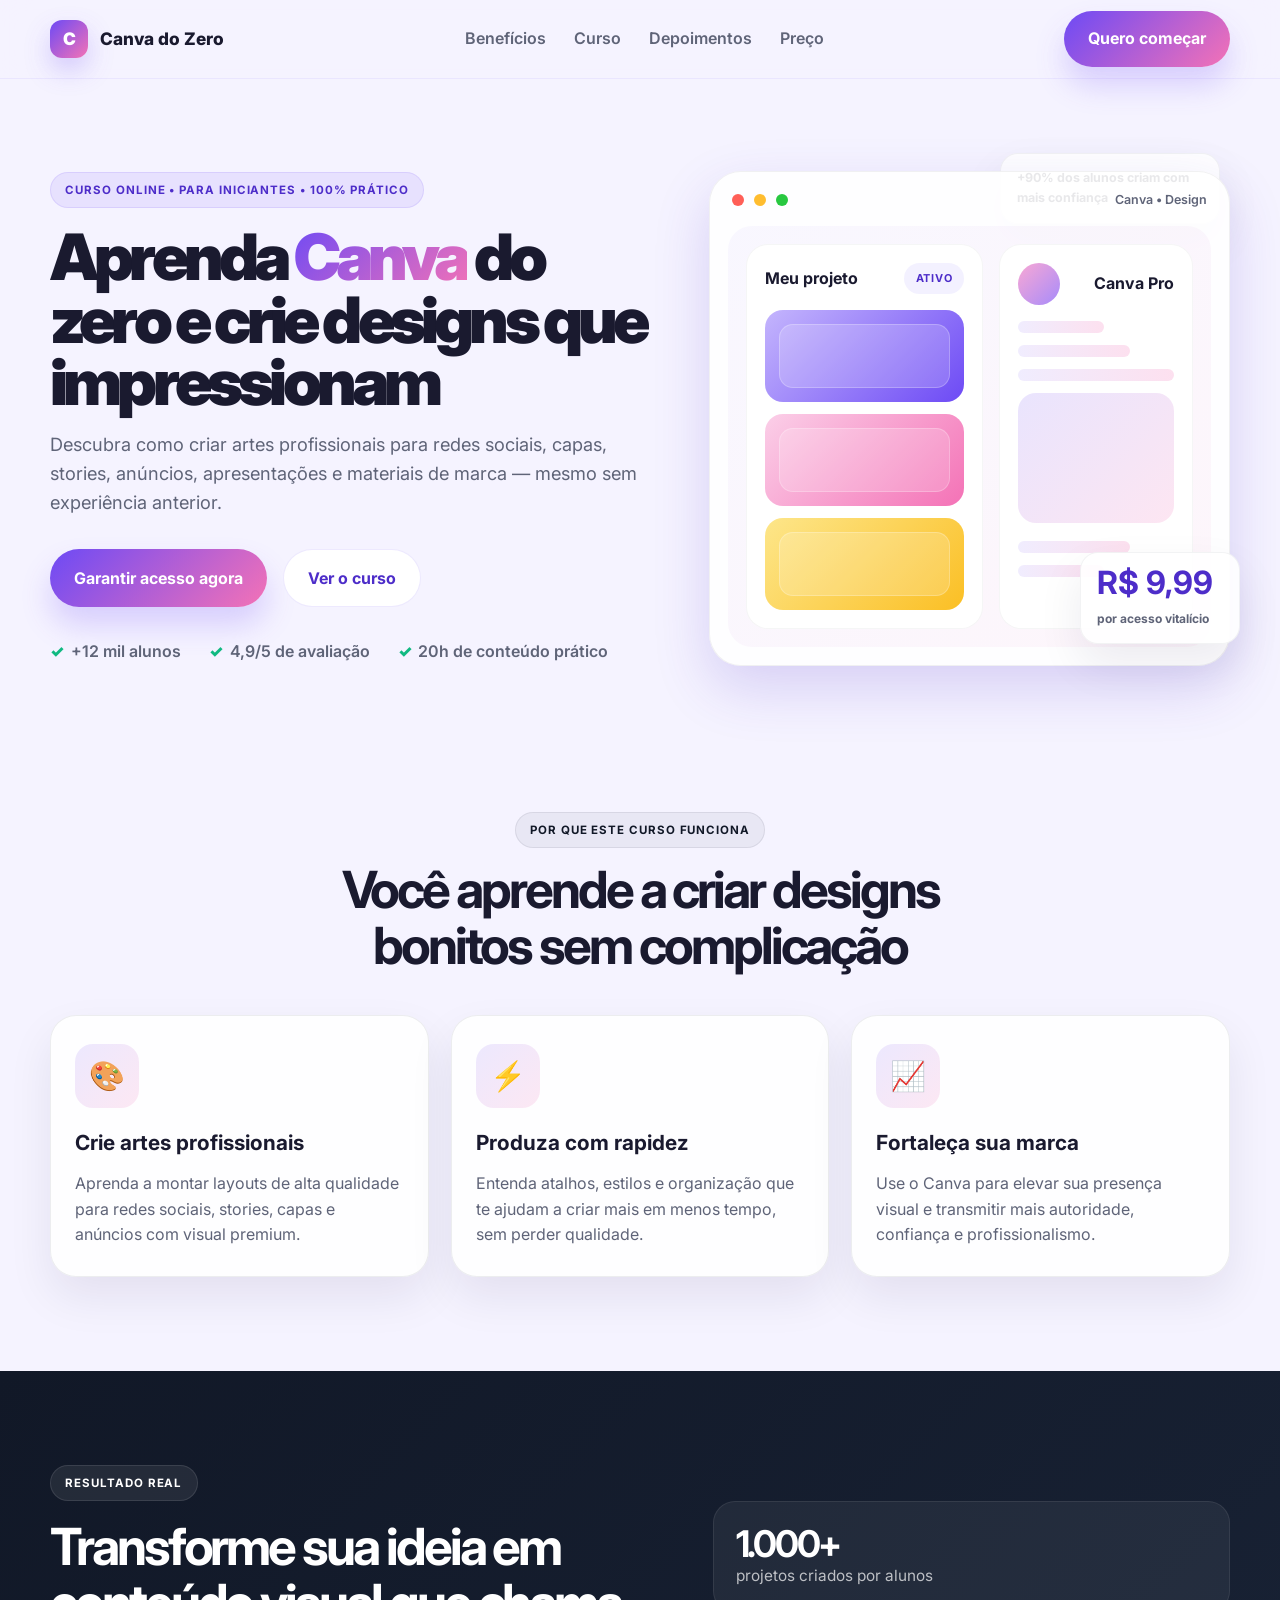
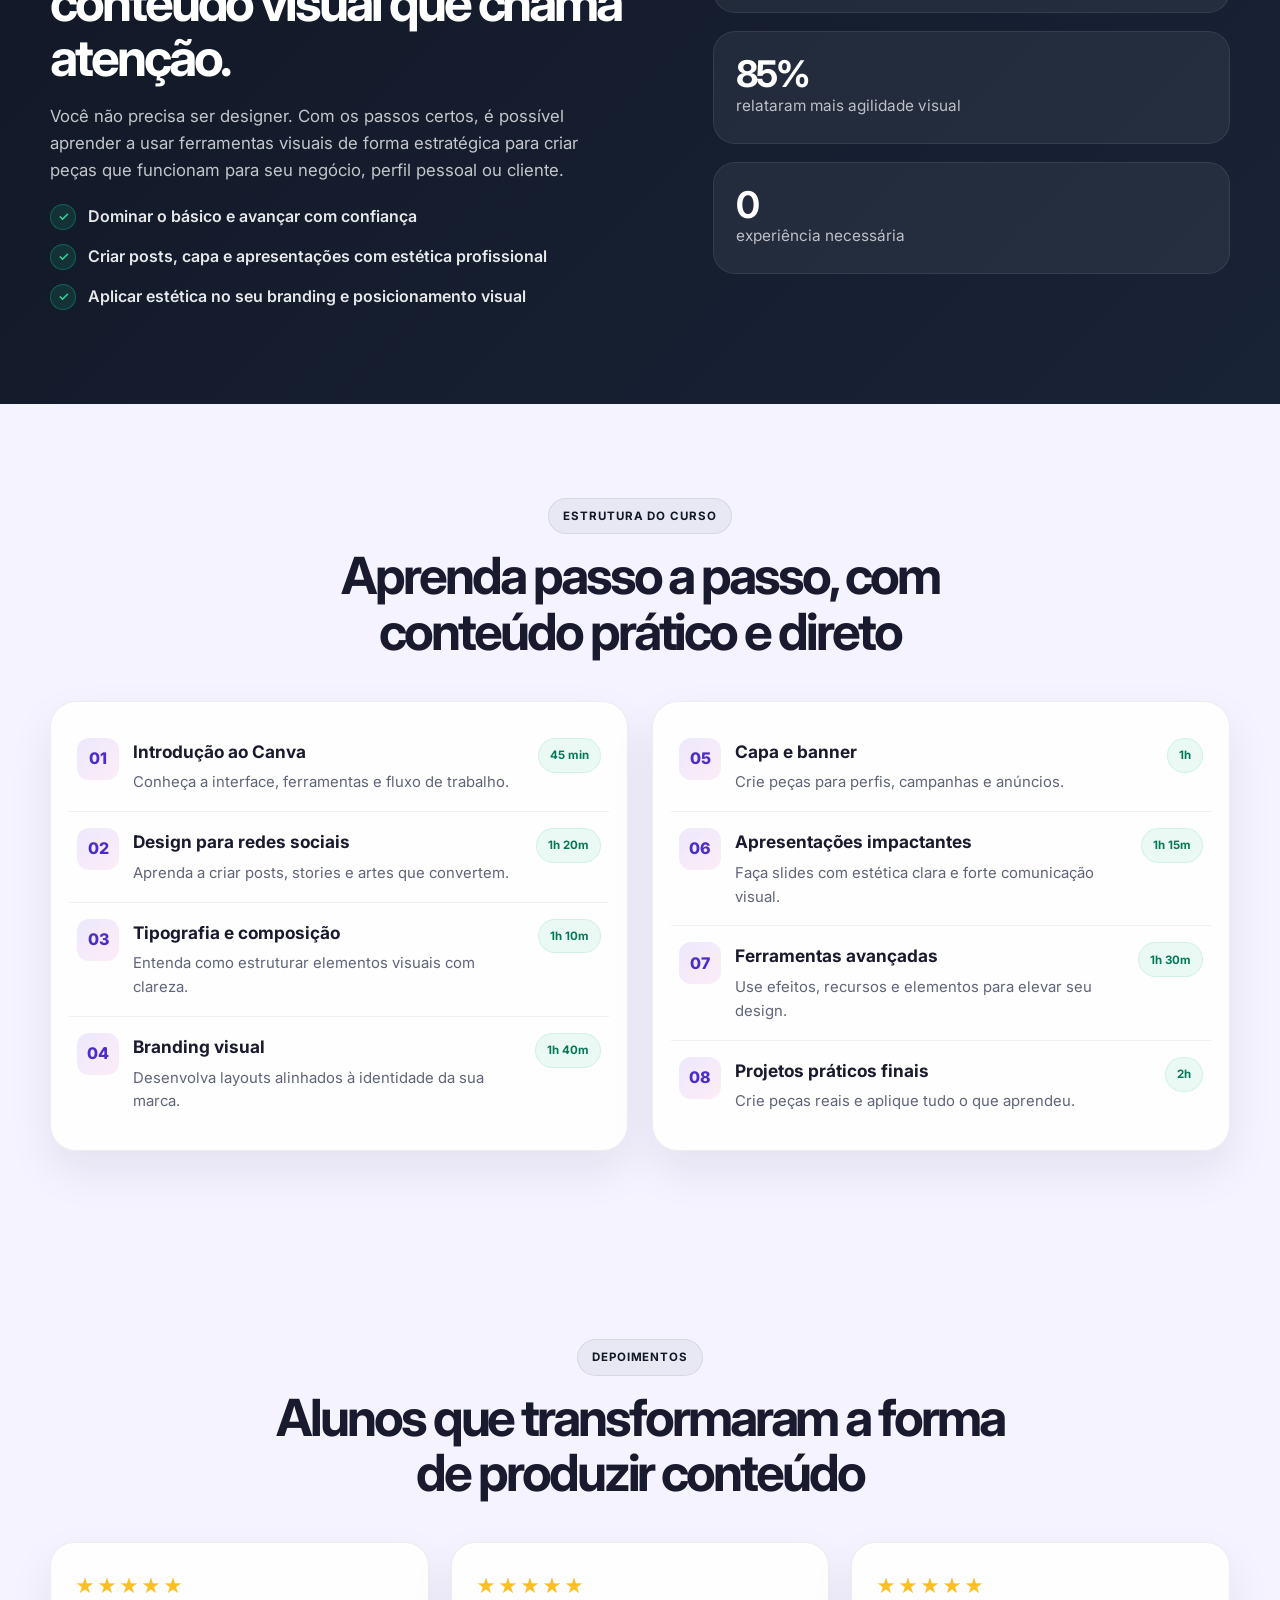
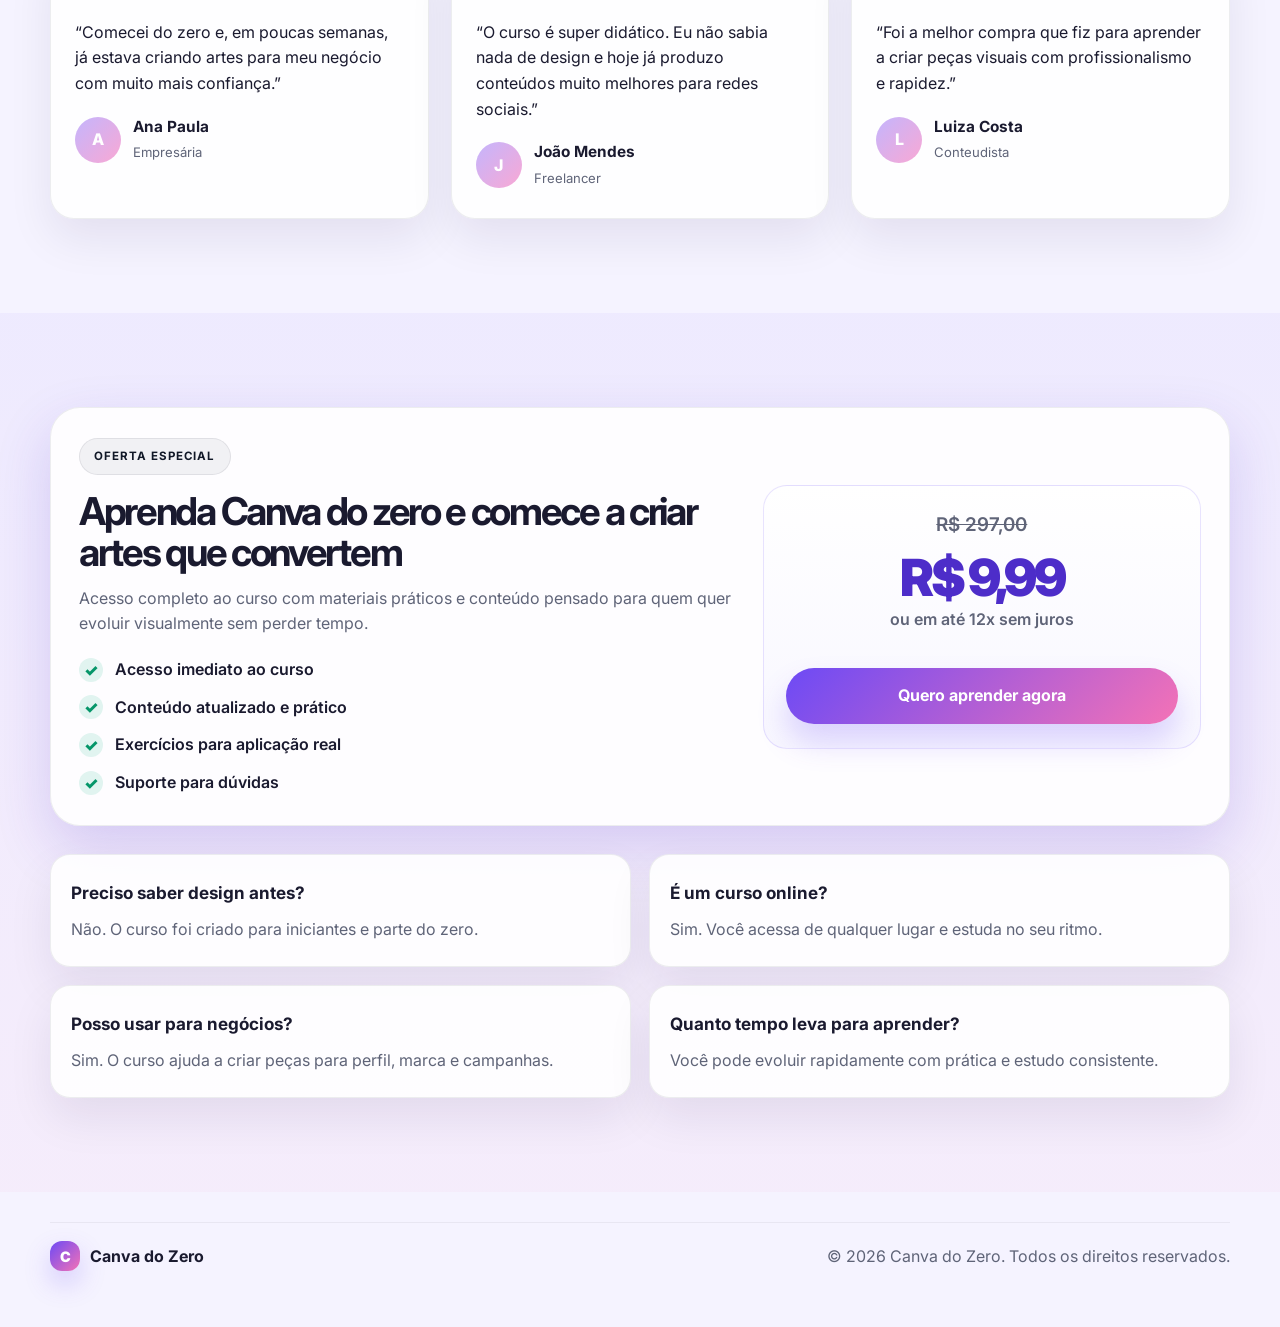
<file: index.html>
<!DOCTYPE html>
<html lang="pt-BR">
  <head>
    <meta charset="UTF-8" />
    <meta name="viewport" content="width=device-width, initial-scale=1.0" />
    <title>Canva do Zero | Aprenda a criar designs profissionais</title>
    <meta
      name="description"
      content="Curso online de Canva para iniciantes. Aprenda a criar designs profissionais para redes sociais, apresentação, capa, anúncios e branding pessoal."
    />
    <link rel="preconnect" href="https://fonts.googleapis.com" />
    <link rel="preconnect" href="https://fonts.gstatic.com" crossorigin />
    <link
      href="https://fonts.googleapis.com/css2?family=Inter:wght@400;500;600;700;800;900&display=swap"
      rel="stylesheet"
    />
    <link rel="stylesheet" href="styles.css" />
  </head>
  <body>
    <div class="page-shell">
      <header class="site-header">
        <div class="container nav-wrap">
          <a href="#top" class="brand" aria-label="Canva do Zero home">
            <span class="brand-mark">C</span>
            <span>Canva do Zero</span>
          </a>

          <nav class="main-nav" aria-label="Navegação principal">
            <a href="#beneficios">Benefícios</a>
            <a href="#curso">Curso</a>
            <a href="#depoimentos">Depoimentos</a>
            <a href="#preco">Preço</a>
          </nav>

          <a href="https://pay.kiwify.com.br/9yP8MLY" class="btn btn-primary" target="_blank" rel="noopener noreferrer">Quero começar</a>
        </div>
      </header>

      <main id="top">
        <section class="hero">
          <div class="container hero-grid">
            <div class="hero-copy">
              <span class="eyebrow">Curso online • para iniciantes • 100% prático</span>
              <h1>
                Aprenda <span>Canva</span> do zero e crie designs que impressionam
              </h1>
              <p class="lead">
                Descubra como criar artes profissionais para redes sociais, capas,
                stories, anúncios, apresentações e materiais de marca — mesmo sem
                experiência anterior.
              </p>

              <div class="cta-row">
                <a href="https://pay.kiwify.com.br/9yP8MLY" class="btn btn-primary" target="_blank" rel="noopener noreferrer">Garantir acesso agora</a>
                <a href="#curso" class="btn btn-secondary">Ver o curso</a>
              </div>

              <ul class="trust-list" aria-label="Principais diferenciais">
                <li>+12 mil alunos</li>
                <li>4,9/5 de avaliação</li>
                <li>20h de conteúdo prático</li>
              </ul>
            </div>

            <div class="hero-visual" aria-label="Visualização do curso Canva do Zero">
              <div class="floating-badge top-badge">+90% dos alunos criam com mais confiança</div>

              <div class="dashboard-card">
                <div class="dashboard-toolbar">
                  <span class="dot red"></span>
                  <span class="dot yellow"></span>
                  <span class="dot green"></span>
                  <span class="toolbar-label">Canva • Design</span>
                </div>

                <div class="screen-grid">
                  <div class="screen-left">
                    <div class="panel-title-row">
                      <span>Meu projeto</span>
                      <span class="panel-pill">ativo</span>
                    </div>

                    <div class="mini-layout">
                      <div class="mini-card purple"></div>
                      <div class="mini-card pink"></div>
                      <div class="mini-card gold"></div>
                    </div>
                  </div>

                  <div class="screen-right">
                    <div class="profile-row">
                      <div class="avatar"></div>
                      <span>Canva Pro</span>
                    </div>

                    <div class="line short"></div>
                    <div class="line medium"></div>
                    <div class="line full"></div>

                    <div class="preview-box"></div>

                    <div class="line medium"></div>
                    <div class="line short"></div>
                  </div>
                </div>
              </div>

              <div class="floating-badge bottom-badge">
                <strong>R$ 9,99</strong>
                <span>por acesso vitalício</span>
              </div>
            </div>
          </div>
        </section>

        <section id="beneficios" class="section">
          <div class="container">
            <div class="section-heading center">
              <span class="eyebrow dark">Por que este curso funciona</span>
              <h2>Você aprende a criar designs bonitos sem complicação</h2>
            </div>

            <div class="features-grid">
              <article class="feature-card">
                <div class="feature-icon">🎨</div>
                <h3>Crie artes profissionais</h3>
                <p>
                  Aprenda a montar layouts de alta qualidade para redes sociais,
                  stories, capas e anúncios com visual premium.
                </p>
              </article>

              <article class="feature-card">
                <div class="feature-icon">⚡</div>
                <h3>Produza com rapidez</h3>
                <p>
                  Entenda atalhos, estilos e organização que te ajudam a criar mais
                  em menos tempo, sem perder qualidade.
                </p>
              </article>

              <article class="feature-card">
                <div class="feature-icon">📈</div>
                <h3>Fortaleça sua marca</h3>
                <p>
                  Use o Canva para elevar sua presença visual e transmitir mais
                  autoridade, confiança e profissionalismo.
                </p>
              </article>
            </div>
          </div>
        </section>

        <section class="section alt-section">
          <div class="container results-wrap">
            <div class="results-copy">
              <span class="eyebrow light">Resultado real</span>
              <h2>Transforme sua ideia em conteúdo visual que chama atenção.</h2>
              <p>
                Você não precisa ser designer. Com os passos certos, é possível aprender
                a usar ferramentas visuais de forma estratégica para criar peças que
                funcionam para seu negócio, perfil pessoal ou cliente.
              </p>

              <ul class="check-list">
                <li>Dominar o básico e avançar com confiança</li>
                <li>Criar posts, capa e apresentações com estética profissional</li>
                <li>Aplicar estética no seu branding e posicionamento visual</li>
              </ul>
            </div>

            <div class="stats-panel">
              <div class="stat-card">
                <strong>1.000+</strong>
                <span>projetos criados por alunos</span>
              </div>
              <div class="stat-card">
                <strong>85%</strong>
                <span>relataram mais agilidade visual</span>
              </div>
              <div class="stat-card">
                <strong>0</strong>
                <span>experiência necessária</span>
              </div>
            </div>
          </div>
        </section>

        <section id="curso" class="section">
          <div class="container">
            <div class="section-heading center">
              <span class="eyebrow dark">Estrutura do curso</span>
              <h2>Aprenda passo a passo, com conteúdo prático e direto</h2>
            </div>

            <div class="curriculum-grid">
              <div class="curriculum-card">
                <div class="module-item">
                  <div class="module-index">01</div>
                  <div class="module-copy">
                    <h3>Introdução ao Canva</h3>
                    <p>Conheça a interface, ferramentas e fluxo de trabalho.</p>
                  </div>
                  <span class="module-time">45 min</span>
                </div>

                <div class="module-item">
                  <div class="module-index">02</div>
                  <div class="module-copy">
                    <h3>Design para redes sociais</h3>
                    <p>Aprenda a criar posts, stories e artes que convertem.</p>
                  </div>
                  <span class="module-time">1h 20m</span>
                </div>

                <div class="module-item">
                  <div class="module-index">03</div>
                  <div class="module-copy">
                    <h3>Tipografia e composição</h3>
                    <p>Entenda como estruturar elementos visuais com clareza.</p>
                  </div>
                  <span class="module-time">1h 10m</span>
                </div>

                <div class="module-item">
                  <div class="module-index">04</div>
                  <div class="module-copy">
                    <h3>Branding visual</h3>
                    <p>Desenvolva layouts alinhados à identidade da sua marca.</p>
                  </div>
                  <span class="module-time">1h 40m</span>
                </div>
              </div>

              <div class="curriculum-card">
                <div class="module-item">
                  <div class="module-index">05</div>
                  <div class="module-copy">
                    <h3>Capa e banner</h3>
                    <p>Crie peças para perfis, campanhas e anúncios.</p>
                  </div>
                  <span class="module-time">1h</span>
                </div>

                <div class="module-item">
                  <div class="module-index">06</div>
                  <div class="module-copy">
                    <h3>Apresentações impactantes</h3>
                    <p>Faça slides com estética clara e forte comunicação visual.</p>
                  </div>
                  <span class="module-time">1h 15m</span>
                </div>

                <div class="module-item">
                  <div class="module-index">07</div>
                  <div class="module-copy">
                    <h3>Ferramentas avançadas</h3>
                    <p>Use efeitos, recursos e elementos para elevar seu design.</p>
                  </div>
                  <span class="module-time">1h 30m</span>
                </div>

                <div class="module-item">
                  <div class="module-index">08</div>
                  <div class="module-copy">
                    <h3>Projetos práticos finais</h3>
                    <p>Crie peças reais e aplique tudo o que aprendeu.</p>
                  </div>
                  <span class="module-time">2h</span>
                </div>
              </div>
            </div>
          </div>
        </section>

        <section id="depoimentos" class="section">
          <div class="container">
            <div class="section-heading center">
              <span class="eyebrow dark">Depoimentos</span>
              <h2>Alunos que transformaram a forma de produzir conteúdo</h2>
            </div>

            <div class="testimonial-grid">
              <article class="testimonial">
                <div class="stars" aria-label="5 estrelas">★★★★★</div>
                <p>
                  “Comecei do zero e, em poucas semanas, já estava criando artes para
                  meu negócio com muito mais confiança.”
                </p>
                <div class="person">
                  <div class="person-avatar">A</div>
                  <div>
                    <strong>Ana Paula</strong>
                    <span>Empresária</span>
                  </div>
                </div>
              </article>

              <article class="testimonial">
                <div class="stars" aria-label="5 estrelas">★★★★★</div>
                <p>
                  “O curso é super didático. Eu não sabia nada de design e hoje já
                  produzo conteúdos muito melhores para redes sociais.”
                </p>
                <div class="person">
                  <div class="person-avatar">J</div>
                  <div>
                    <strong>João Mendes</strong>
                    <span>Freelancer</span>
                  </div>
                </div>
              </article>

              <article class="testimonial">
                <div class="stars" aria-label="5 estrelas">★★★★★</div>
                <p>
                  “Foi a melhor compra que fiz para aprender a criar peças visuais com
                  profissionalismo e rapidez.”
                </p>
                <div class="person">
                  <div class="person-avatar">L</div>
                  <div>
                    <strong>Luiza Costa</strong>
                    <span>Conteudista</span>
                  </div>
                </div>
              </article>
            </div>
          </div>
        </section>

        <section id="preco" class="section pricing-section">
          <div class="container">
            <div class="pricing-card">
              <div class="pricing-copy">
                <span class="eyebrow dark">Oferta especial</span>
                <h2>Aprenda Canva do zero e comece a criar artes que convertem</h2>
                <p>
                  Acesso completo ao curso com materiais práticos e conteúdo pensado para
                  quem quer evoluir visualmente sem perder tempo.
                </p>

                <ul class="bonus-list">
                  <li>Acesso imediato ao curso</li>
                  <li>Conteúdo atualizado e prático</li>
                  <li>Exercícios para aplicação real</li>
                  <li>Suporte para dúvidas</li>
                </ul>
              </div>

              <div class="price-box">
                <div class="old-price">R$ 297,00</div>
                <div class="price-line">
                  <span class="price-current">R$ 9,99</span>
                </div>
                <div class="payment-note">ou em até 12x sem juros</div>
                <a href="https://pay.kiwify.com.br/9yP8MLY" class="btn btn-primary btn-block" target="_blank" rel="noopener noreferrer">Quero aprender agora</a>
              </div>
            </div>

            <div class="faq-grid">
              <article class="faq-item">
                <h3>Preciso saber design antes?</h3>
                <p>Não. O curso foi criado para iniciantes e parte do zero.</p>
              </article>

              <article class="faq-item">
                <h3>É um curso online?</h3>
                <p>Sim. Você acessa de qualquer lugar e estuda no seu ritmo.</p>
              </article>

              <article class="faq-item">
                <h3>Posso usar para negócios?</h3>
                <p>Sim. O curso ajuda a criar peças para perfil, marca e campanhas.</p>
              </article>

              <article class="faq-item">
                <h3>Quanto tempo leva para aprender?</h3>
                <p>Você pode evoluir rapidamente com prática e estudo consistente.</p>
              </article>
            </div>
          </div>
        </section>
      </main>

      <footer class="site-footer">
        <div class="container footer-wrap">
          <div class="footer-brand">
            <span class="brand-mark small">C</span>
            <span>Canva do Zero</span>
          </div>
          <p>© <span id="year"></span> Canva do Zero. Todos os direitos reservados.</p>
        </div>
      </footer>
    </div>

    <script src="script.js"></script>
  </body>
</html>
</file>
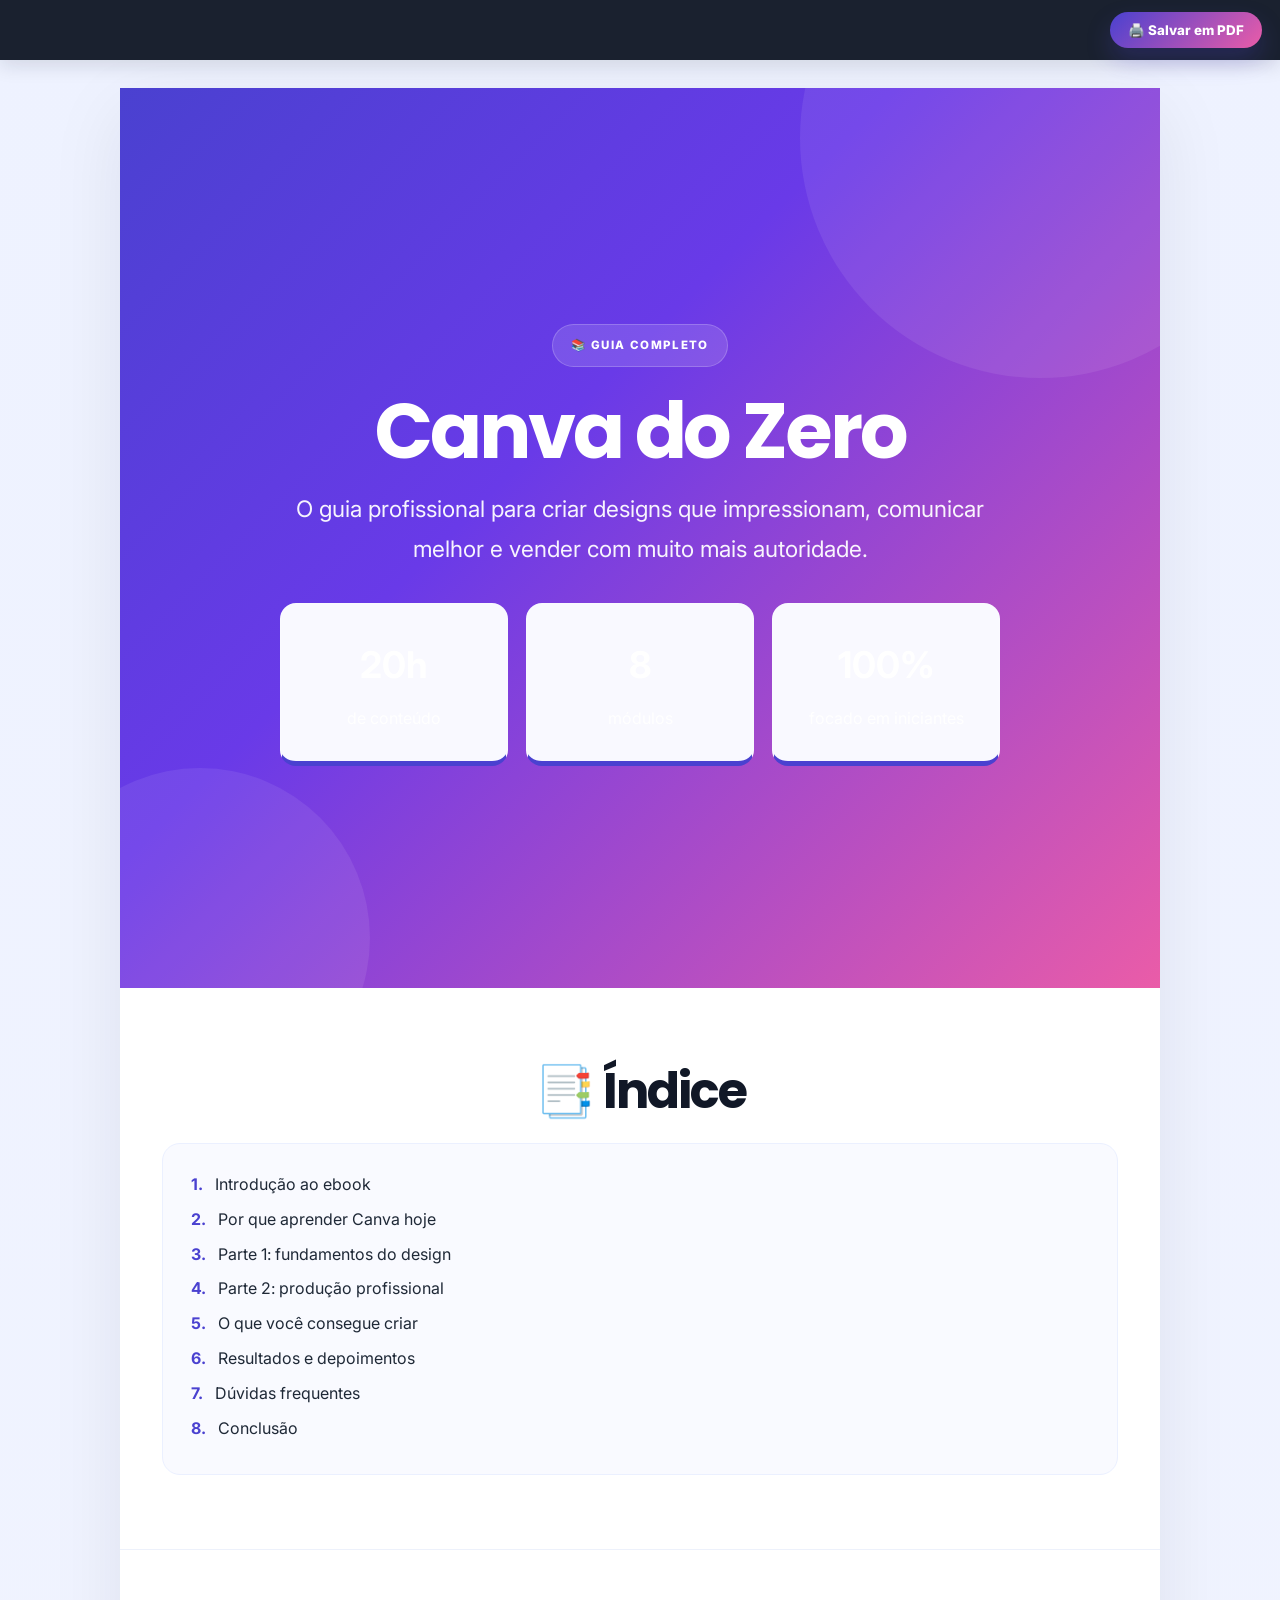
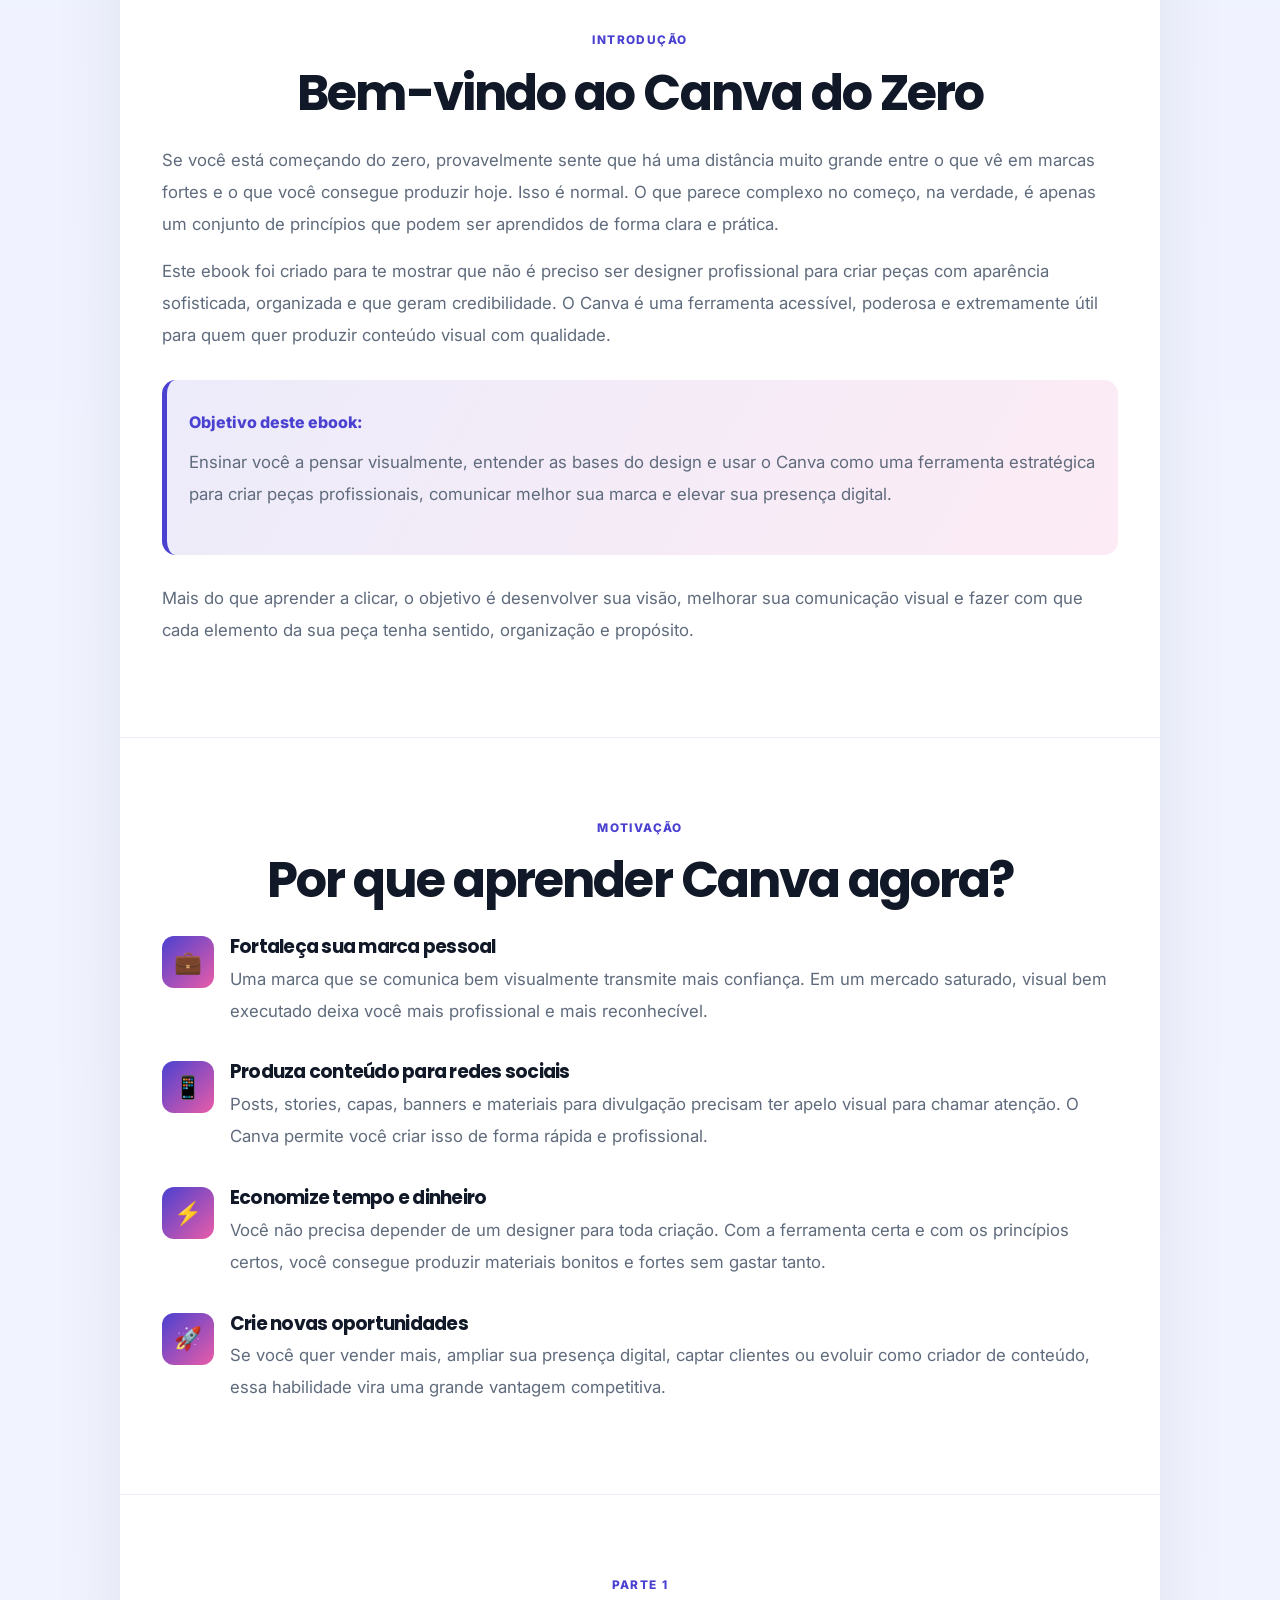
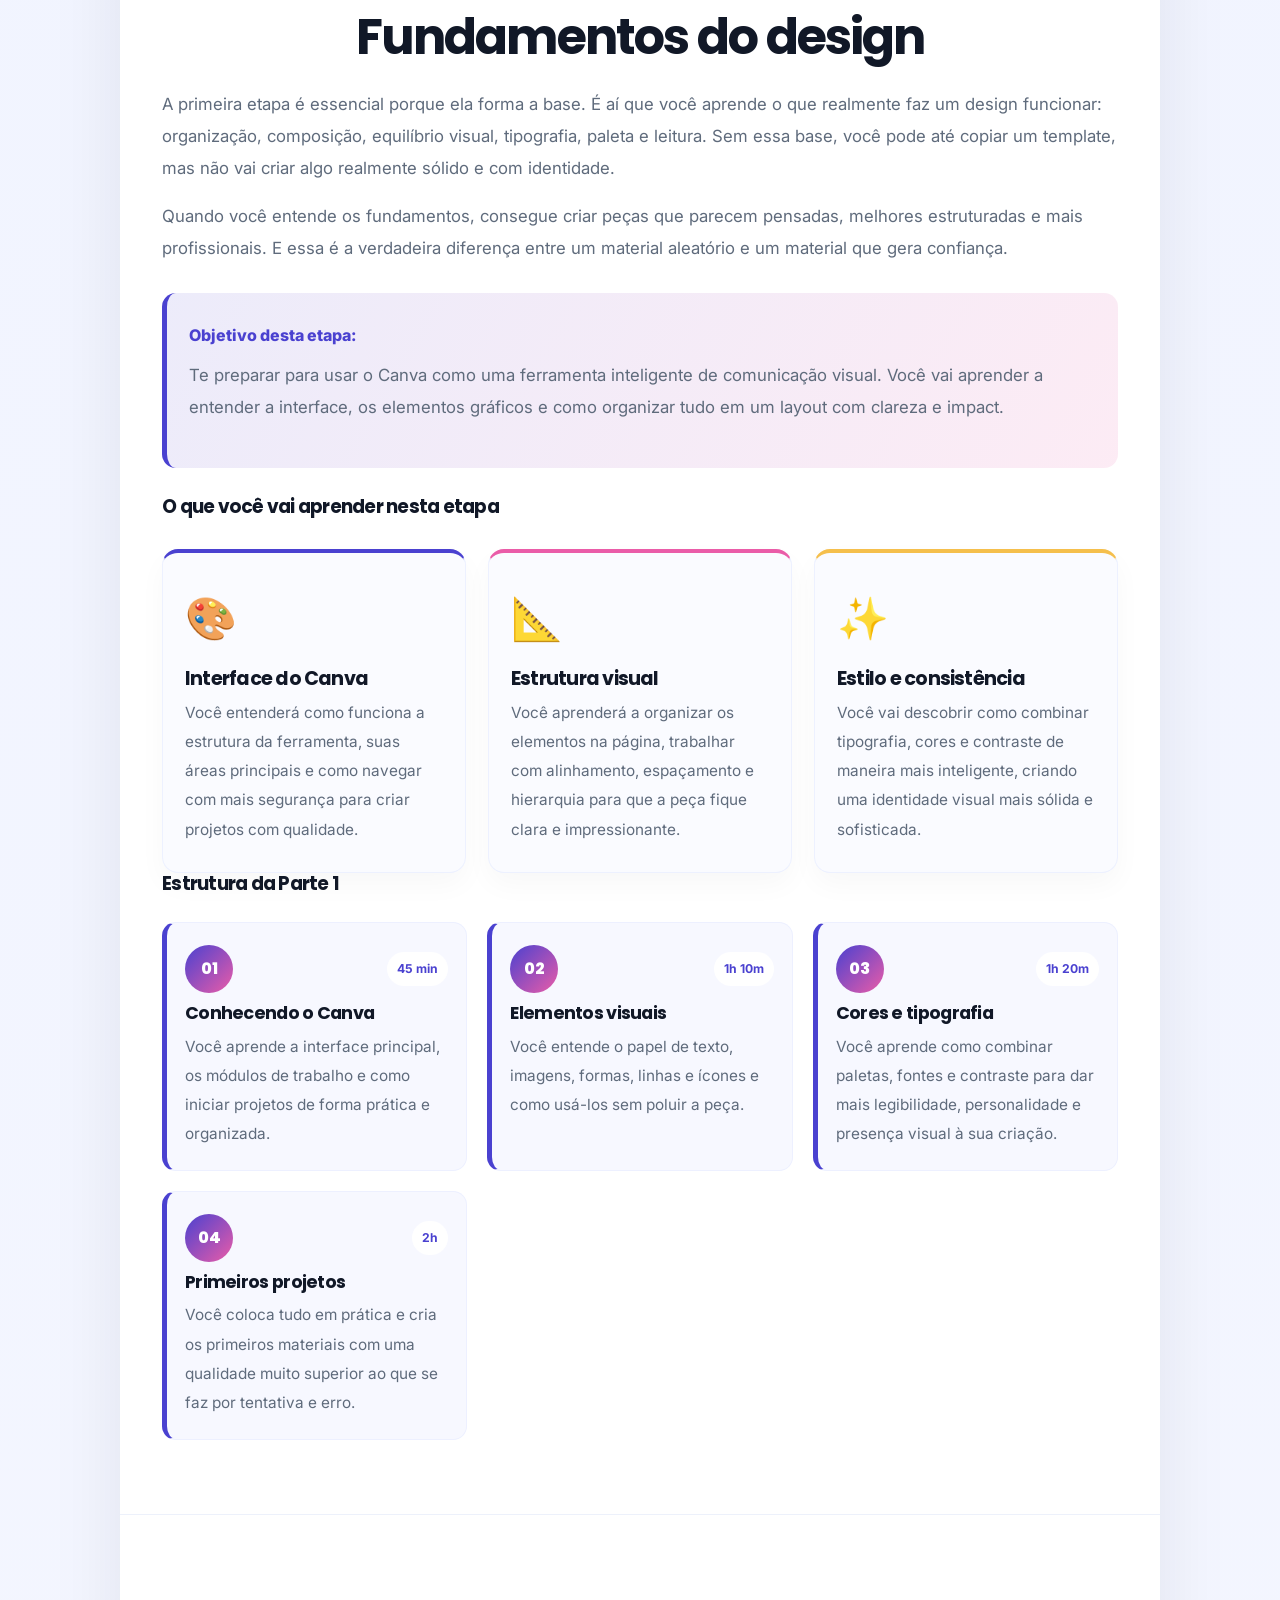
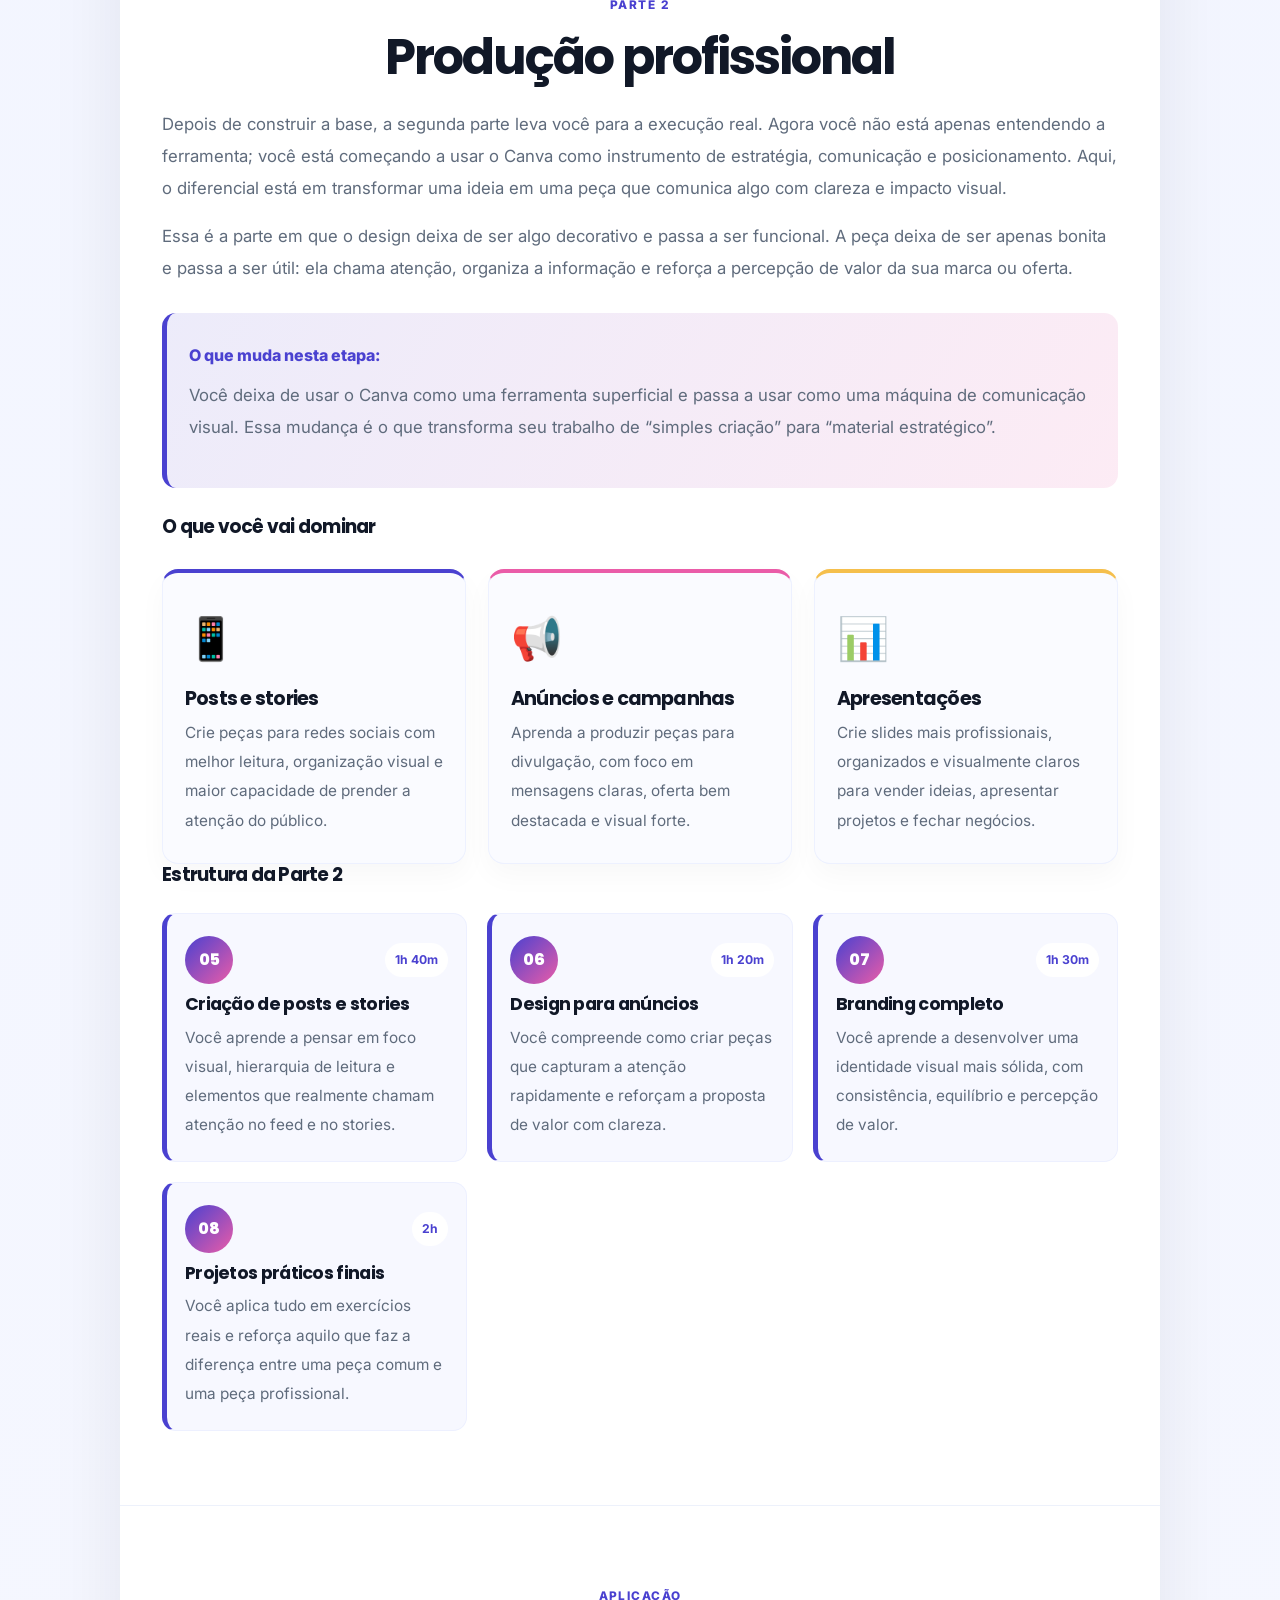
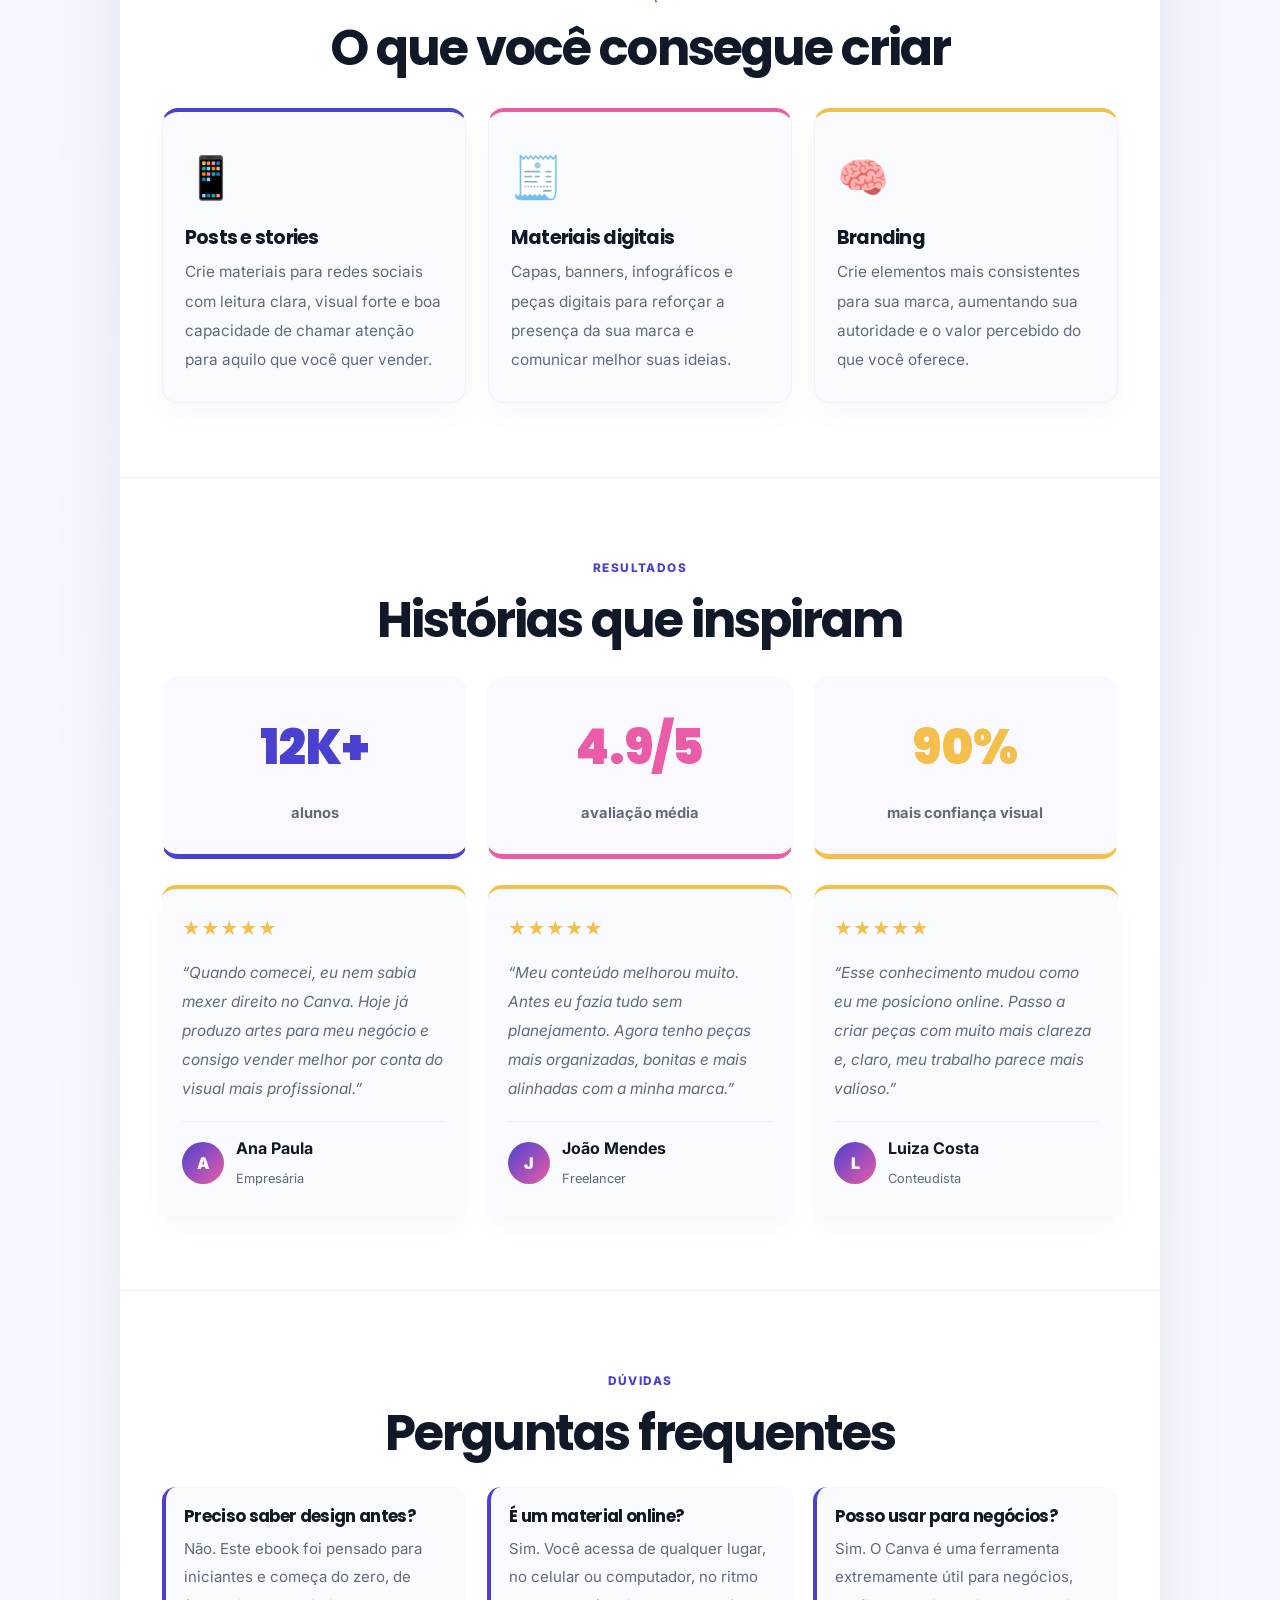
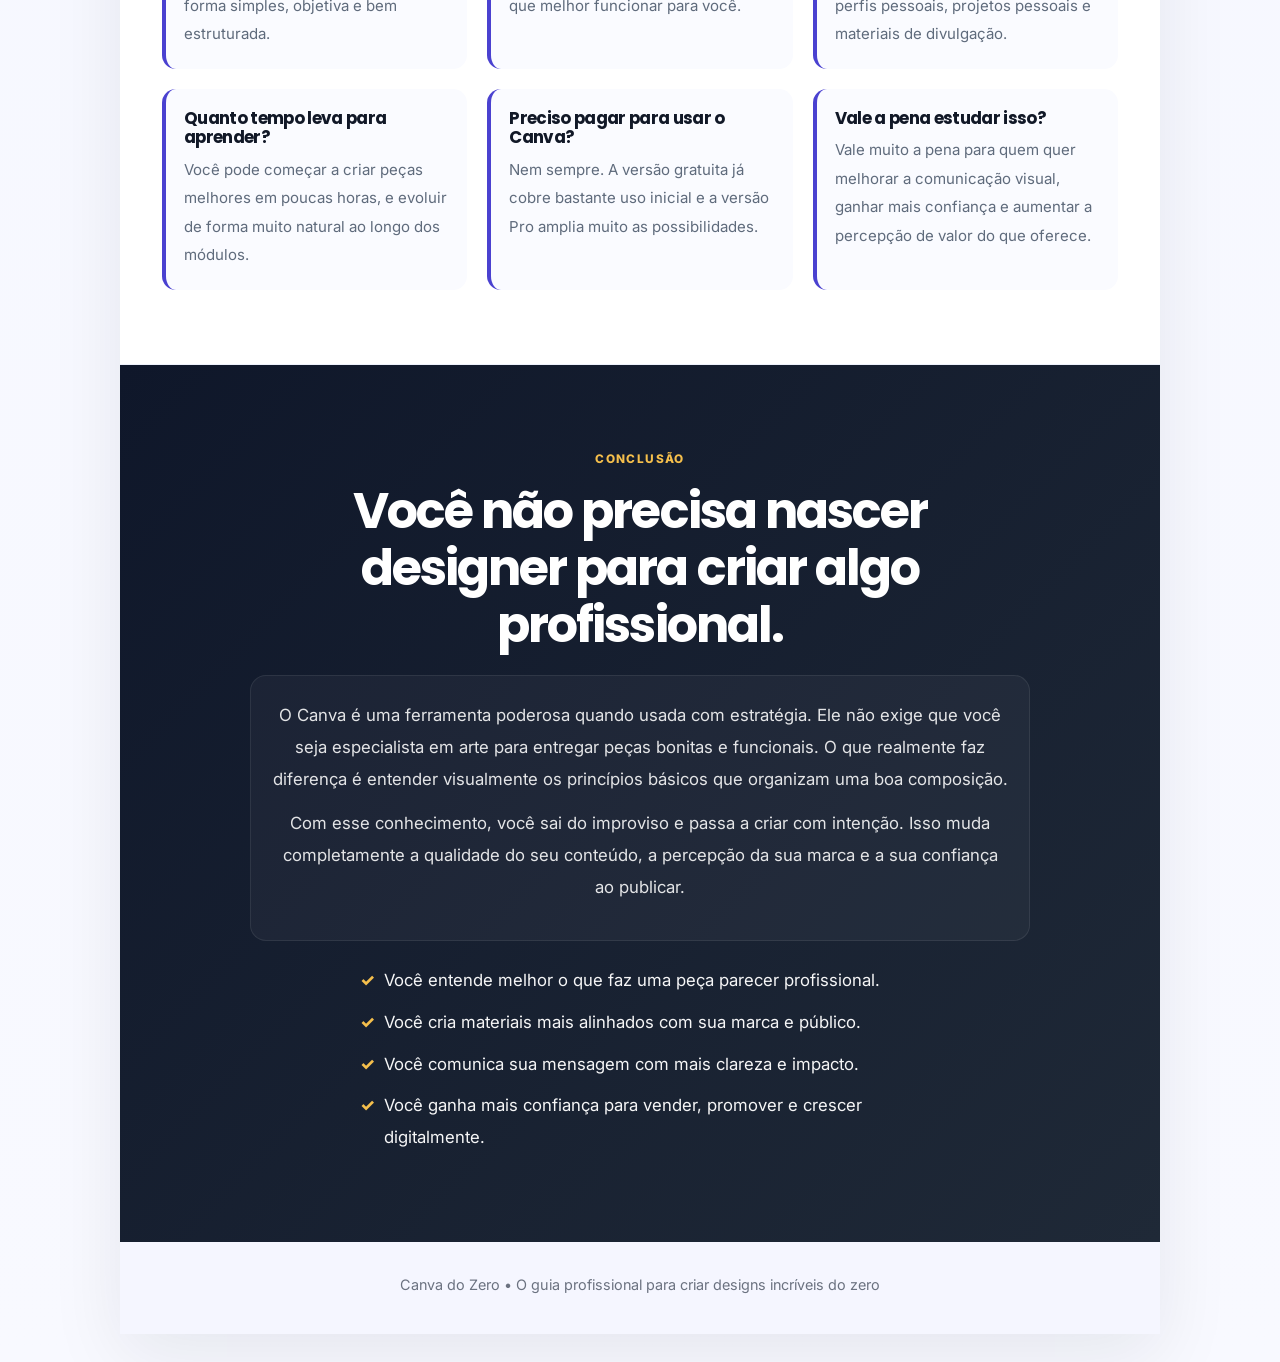
<file: ebook-completo.html>
<!DOCTYPE html>
<html lang="pt-BR">
<head>
  <meta charset="UTF-8" />
  <meta name="viewport" content="width=device-width, initial-scale=1.0" />
  <title>Canva do Zero | Guia Completo</title>
  <meta name="description" content="Ebook profissional Canva do Zero para quem deseja aprender a criar designs incríveis e vender melhor no digital." />
  <link rel="preconnect" href="https://fonts.googleapis.com" />
  <link rel="preconnect" href="https://fonts.gstatic.com" crossorigin />
  <link href="https://fonts.googleapis.com/css2?family=Inter:wght@300;400;500;600;700;800;900&family=Poppins:wght@600;700;800;900&display=swap" rel="stylesheet" />
  <style>
    :root {
      --bg: #f4f6ff;
      --paper: #ffffff;
      --paper-soft: #f9faff;
      --primary: #4a41d0;
      --primary-2: #693ae8;
      --secondary: #ea5ca8;
      --accent: #f5bf4c;
      --navy: #111827;
      --text: #1f2937;
      --muted: #5f6b7c;
      --line: #edf1fb;
      --shadow: rgba(17, 24, 39, 0.08);
      --success: #24b574;
    }

    * { box-sizing: border-box; }
    html { scroll-behavior: smooth; }
    body {
      margin: 0;
      background: linear-gradient(180deg, #eef2ff 0%, #f8f9ff 100%);
      font-family: 'Inter', sans-serif;
      color: var(--text);
      line-height: 1.8;
    }

    .page {
      max-width: 1040px;
      margin: 28px auto;
      background: var(--paper);
      box-shadow: 0 22px 70px rgba(17, 24, 39, 0.08);
      border-radius: 0;
      overflow: hidden;
    }

    .print-toolbar {
      position: sticky;
      top: 0;
      z-index: 999;
      background: rgba(17, 24, 39, 0.96);
      padding: 12px 18px;
      text-align: right;
      box-shadow: 0 6px 18px rgba(17, 24, 39, 0.12);
    }

    .print-btn {
      display: inline-flex;
      align-items: center;
      justify-content: center;
      gap: 8px;
      border: none;
      border-radius: 999px;
      background: linear-gradient(135deg, var(--primary), var(--secondary));
      color: white;
      padding: 10px 18px;
      font-weight: 800;
      cursor: pointer;
      font-family: 'Inter', sans-serif;
      box-shadow: 0 12px 24px rgba(74, 65, 208, 0.25);
    }

    .print-btn:hover {
      transform: translateY(-1px);
    }

    .cover {
      position: relative;
      background: linear-gradient(135deg, var(--primary) 0%, var(--primary-2) 40%, var(--secondary) 100%);
      min-height: 100vh;
      color: #fff;
      display: flex;
      align-items: center;
      justify-content: center;
      padding: 84px 42px 70px;
      overflow: hidden;
      text-align: center;
    }

    .cover::before,
    .cover::after {
      content: "";
      position: absolute;
      border-radius: 50%;
      background: rgba(255,255,255,0.08);
      z-index: 0;
    }

    .cover::before {
      width: 480px;
      height: 480px;
      right: -120px;
      top: -190px;
    }

    .cover::after {
      width: 340px;
      height: 340px;
      left: -90px;
      bottom: -120px;
    }

    .cover-content {
      position: relative;
      z-index: 1;
      max-width: 790px;
      margin: 0 auto;
    }

    .badge {
      display: inline-block;
      background: rgba(255,255,255,0.13);
      border: 1px solid rgba(255,255,255,0.2);
      border-radius: 999px;
      padding: 10px 18px;
      font-size: 0.72rem;
      font-weight: 800;
      letter-spacing: 0.12em;
      text-transform: uppercase;
      margin-bottom: 20px;
    }

    h1, h2, h3, h4 {
      margin: 0 0 18px;
      font-family: 'Poppins', sans-serif;
      letter-spacing: -0.04em;
      line-height: 1.15;
    }

    .cover h1 {
      font-size: clamp(3rem, 6vw, 5.4rem);
      margin-bottom: 14px;
    }

    .subtitle {
      font-size: clamp(1.08rem, 2vw, 1.42rem);
      color: rgba(255,255,255,0.94);
      max-width: 720px;
      margin: 0 auto 30px;
      line-height: 1.75;
    }

    .cover-stats {
      display: grid;
      grid-template-columns: repeat(3, minmax(160px, 1fr));
      gap: 18px;
      margin-top: 34px;
    }

    .stat-box {
      background: rgba(255,255,255,0.08);
      border: 1px solid rgba(255,255,255,0.16);
      border-radius: 16px;
      padding: 18px 12px;
      backdrop-filter: blur(8px);
    }

    .stat-box strong {
      display: block;
      font-size: clamp(1.8rem, 3vw, 2.3rem);
      margin-bottom: 6px;
    }

    .section {
      padding: 74px 42px;
      border-bottom: 1px solid var(--line);
    }

    .section:last-of-type {
      border-bottom: none;
    }

    .section-header {
      text-align: center;
      margin-bottom: 24px;
    }

    .eyebrow {
      display: inline-block;
      color: var(--primary);
      letter-spacing: 0.12em;
      text-transform: uppercase;
      font-size: 0.74rem;
      font-weight: 800;
      margin-bottom: 12px;
    }

    h2 {
      font-size: clamp(2.2rem, 4vw, 3.1rem);
      color: var(--navy);
      margin-bottom: 18px;
    }

    p {
      font-size: 1.05rem;
      line-height: 1.9;
      color: var(--muted);
      margin: 0 0 16px;
    }

    .toc {
      background: var(--paper-soft);
      border: 1px solid #ebf0ff;
      border-radius: 18px;
      padding: 26px 28px;
    }

    .toc-item {
      display: flex;
      gap: 12px;
      color: var(--text);
      margin-bottom: 6px;
      font-size: 1rem;
    }

    .toc-item strong { color: var(--primary); }

    .highlight {
      background: linear-gradient(120deg, rgba(74,65,208,0.10), rgba(234,92,168,0.12));
      border-left: 5px solid var(--primary);
      padding: 28px 22px;
      border-radius: 14px;
      margin: 28px 0;
    }

    .highlight strong {
      color: var(--primary);
      font-weight: 800;
      display: block;
      margin-bottom: 10px;
    }

    .grid {
      display: grid;
      grid-template-columns: repeat(auto-fit, minmax(260px, 1fr));
      gap: 22px;
      margin-top: 32px;
    }

    .card {
      background: #fafbff;
      border: 1px solid #edf1ff;
      border-top: 4px solid var(--primary);
      border-radius: 16px;
      padding: 28px 22px;
      box-shadow: 0 12px 28px rgba(17, 24, 39, 0.03);
    }

    .card.pink { border-top-color: var(--secondary); }
    .card.gold { border-top-color: var(--accent); }
    .card-icon { font-size: 2.6rem; margin-bottom: 12px; }
    .card h4 {
      font-size: 1.2rem;
      color: var(--navy);
      margin-bottom: 8px;
    }
    .card p { margin-bottom: 0; font-size: 0.96rem; }

    .module-list {
      display: grid;
      grid-template-columns: repeat(auto-fit, minmax(280px, 1fr));
      gap: 20px;
      margin-top: 28px;
    }

    .module {
      background: #f7f8ff;
      border: 1px solid #edf0ff;
      border-left: 5px solid var(--primary);
      border-radius: 14px;
      padding: 22px 18px;
    }

    .module-header {
      display: flex;
      justify-content: space-between;
      align-items: center;
      margin-bottom: 10px;
      gap: 12px;
    }

    .module-number {
      width: 48px;
      height: 48px;
      background: linear-gradient(135deg, var(--primary), var(--secondary));
      color: white;
      border-radius: 50%;
      display: flex;
      align-items: center;
      justify-content: center;
      font-family: 'Poppins', sans-serif;
      font-weight: 800;
    }

    .module-time {
      background: #fff;
      color: var(--primary);
      border-radius: 999px;
      padding: 6px 10px;
      font-size: 0.76rem;
      font-weight: 700;
    }

    .module h4 {
      font-size: 1.1rem;
      margin-bottom: 8px;
      color: var(--navy);
    }

    .module p {
      margin-bottom: 0;
      font-size: 0.96rem;
    }

    .benefits-list {
      display: grid;
      gap: 18px;
      margin-top: 28px;
    }

    .benefit-item {
      display: flex;
      gap: 16px;
      align-items: flex-start;
    }

    .benefit-icon {
      width: 52px;
      height: 52px;
      flex-shrink: 0;
      border-radius: 12px;
      background: linear-gradient(135deg, var(--primary), var(--secondary));
      color: white;
      display: flex;
      align-items: center;
      justify-content: center;
      font-size: 1.4rem;
    }

    .benefit-content h4 {
      font-size: 1.18rem;
      color: var(--navy);
      margin-bottom: 6px;
    }

    .stats {
      display: grid;
      grid-template-columns: repeat(auto-fit, minmax(200px, 1fr));
      gap: 20px;
      margin-top: 28px;
    }

    .stat-box {
      background: #f9f9ff;
      border-radius: 16px;
      padding: 28px 12px;
      text-align: center;
      border-bottom: 5px solid var(--primary);
    }
    .stat-box.pink { border-bottom-color: var(--secondary); }
    .stat-box.gold { border-bottom-color: var(--accent); }

    .stat-number {
      font-family: 'Poppins', sans-serif;
      font-size: clamp(2.4rem, 4vw, 3rem);
      font-weight: 900;
      color: var(--primary);
      margin-bottom: 8px;
    }
    .stat-box.pink .stat-number { color: var(--secondary); }
    .stat-box.gold .stat-number { color: var(--accent); }

    .stat-label {
      font-size: 0.92rem;
      font-weight: 700;
      color: var(--muted);
    }

    .testimonials {
      display: grid;
      grid-template-columns: repeat(auto-fit, minmax(260px, 1fr));
      gap: 22px;
      margin-top: 26px;
    }

    .testimonial {
      background: #fafbff;
      border-top: 4px solid var(--accent);
      border-radius: 14px;
      padding: 24px 20px;
      box-shadow: 0 12px 24px rgba(17, 24, 39, 0.03);
    }

    .stars { color: var(--accent); font-size: 1.12rem; margin-bottom: 12px; }
    .testimonial-text {
      font-style: italic;
      font-size: 0.96rem;
      margin-bottom: 18px;
    }

    .testimonial-author {
      display: flex;
      align-items: center;
      gap: 12px;
      border-top: 1px solid #ebf0ff;
      padding-top: 12px;
    }

    .author-avatar {
      width: 42px;
      height: 42px;
      display: flex;
      align-items: center;
      justify-content: center;
      border-radius: 50%;
      background: linear-gradient(135deg, var(--primary), var(--secondary));
      font-weight: 900;
      color: white;
    }

    .author-info strong { display: block; color: var(--navy); }
    .author-info span { font-size: 0.8rem; color: var(--muted); }

    .faq {
      display: grid;
      grid-template-columns: repeat(auto-fit, minmax(260px, 1fr));
      gap: 20px;
      margin-top: 26px;
    }

    .faq-item {
      background: #fafbff;
      border-left: 4px solid var(--primary);
      border-radius: 14px;
      padding: 20px 18px;
    }

    .faq-item h4 {
      font-size: 1.05rem;
      color: var(--navy);
      margin-bottom: 8px;
    }

    .faq-item p {
      font-size: 0.94rem;
      margin-bottom: 0;
    }

    .summary {
      background: linear-gradient(135deg, #0f172a 0%, #1f2937 100%);
      color: white;
      padding: 78px 42px;
    }

    .summary-content {
      max-width: 780px;
      margin: 0 auto;
      text-align: center;
    }

    .summary .eyebrow { color: var(--accent); }
    .summary h2 { color: white; }

    .summary-box {
      background: rgba(255,255,255,0.04);
      border: 1px solid rgba(255,255,255,0.08);
      border-radius: 16px;
      padding: 24px 20px;
      margin-top: 22px;
    }

    .summary-box p {
      color: rgba(255,255,255,0.88);
      margin-bottom: 12px;
    }

    .summary-list {
      max-width: 560px;
      margin: 24px auto 0;
      text-align: left;
    }

    .summary-list p {
      position: relative;
      padding-left: 24px;
      color: rgba(255,255,255,0.96);
      margin: 10px 0;
    }

    .summary-list p::before {
      content: '✓';
      position: absolute;
      left: 0;
      color: var(--accent);
      font-weight: 800;
    }

    .footer {
      padding: 30px 18px 36px;
      background: #f5f6ff;
      text-align: center;
      color: #6b7280;
      font-size: 0.9rem;
    }

    @media (max-width: 760px) {
      .cover { padding: 88px 20px 72px; }
      .cover-stats { grid-template-columns: 1fr; }
      .section { padding: 54px 20px; }
      .summary { padding: 58px 20px; }
    }

    @page {
      size: A4;
      margin: 12mm 10mm;
    }

    @media print {
      body {
        background: #fff;
      }

      .print-toolbar {
        display: none !important;
      }

      .page {
        max-width: none;
        width: 100%;
        margin: 0;
        box-shadow: none;
      }

      .cover,
      .section,
      .summary,
      .footer {
        page-break-inside: avoid;
        break-inside: avoid;
      }

      .cover {
        min-height: auto;
        padding: 50px 20px 40px;
      }

      .section,
      .summary {
        padding-top: 36px;
        padding-bottom: 36px;
      }

      .summary {
        background: #111827;
      }
    }
  </style>
</head>
<body>
  <div class="print-toolbar no-print">
    <button class="print-btn" type="button" onclick="window.print()">🖨️ Salvar em PDF</button>
  </div>

  <div class="page">
    <section class="cover">
      <div class="cover-content">
        <div class="badge">📚 guia completo</div>
        <h1>Canva do Zero</h1>
        <p class="subtitle">O guia profissional para criar designs que impressionam, comunicar melhor e vender com muito mais autoridade.</p>

        <div class="cover-stats">
          <div class="stat-box">
            <strong>20h</strong>
            <span>de conteúdo</span>
          </div>
          <div class="stat-box">
            <strong>8</strong>
            <span>módulos</span>
          </div>
          <div class="stat-box">
            <strong>100%</strong>
            <span>focado em iniciantes</span>
          </div>
        </div>
      </div>
    </section>

    <section class="section">
      <div class="section-header">
        <h2>📑 Índice</h2>
      </div>
      <div class="toc">
        <div class="toc-item"><strong>1.</strong> Introdução ao ebook</div>
        <div class="toc-item"><strong>2.</strong> Por que aprender Canva hoje</div>
        <div class="toc-item"><strong>3.</strong> Parte 1: fundamentos do design</div>
        <div class="toc-item"><strong>4.</strong> Parte 2: produção profissional</div>
        <div class="toc-item"><strong>5.</strong> O que você consegue criar</div>
        <div class="toc-item"><strong>6.</strong> Resultados e depoimentos</div>
        <div class="toc-item"><strong>7.</strong> Dúvidas frequentes</div>
        <div class="toc-item"><strong>8.</strong> Conclusão</div>
      </div>
    </section>

    <section class="section">
      <div class="section-header">
        <span class="eyebrow">Introdução</span>
        <h2>Bem-vindo ao Canva do Zero</h2>
      </div>
      <p>Se você está começando do zero, provavelmente sente que há uma distância muito grande entre o que vê em marcas fortes e o que você consegue produzir hoje. Isso é normal. O que parece complexo no começo, na verdade, é apenas um conjunto de princípios que podem ser aprendidos de forma clara e prática.</p>
      <p>Este ebook foi criado para te mostrar que não é preciso ser designer profissional para criar peças com aparência sofisticada, organizada e que geram credibilidade. O Canva é uma ferramenta acessível, poderosa e extremamente útil para quem quer produzir conteúdo visual com qualidade.</p>
      <div class="highlight">
        <strong>Objetivo deste ebook:</strong>
        <p>Ensinar você a pensar visualmente, entender as bases do design e usar o Canva como uma ferramenta estratégica para criar peças profissionais, comunicar melhor sua marca e elevar sua presença digital.</p>
      </div>
      <p>Mais do que aprender a clicar, o objetivo é desenvolver sua visão, melhorar sua comunicação visual e fazer com que cada elemento da sua peça tenha sentido, organização e propósito.</p>
    </section>

    <section class="section">
      <div class="section-header">
        <span class="eyebrow">Motivação</span>
        <h2>Por que aprender Canva agora?</h2>
      </div>

      <div class="benefits-list">
        <div class="benefit-item">
          <div class="benefit-icon">💼</div>
          <div class="benefit-content">
            <h4>Fortaleça sua marca pessoal</h4>
            <p>Uma marca que se comunica bem visualmente transmite mais confiança. Em um mercado saturado, visual bem executado deixa você mais profissional e mais reconhecível.</p>
          </div>
        </div>

        <div class="benefit-item">
          <div class="benefit-icon">📱</div>
          <div class="benefit-content">
            <h4>Produza conteúdo para redes sociais</h4>
            <p>Posts, stories, capas, banners e materiais para divulgação precisam ter apelo visual para chamar atenção. O Canva permite você criar isso de forma rápida e profissional.</p>
          </div>
        </div>

        <div class="benefit-item">
          <div class="benefit-icon">⚡</div>
          <div class="benefit-content">
            <h4>Economize tempo e dinheiro</h4>
            <p>Você não precisa depender de um designer para toda criação. Com a ferramenta certa e com os princípios certos, você consegue produzir materiais bonitos e fortes sem gastar tanto.</p>
          </div>
        </div>

        <div class="benefit-item">
          <div class="benefit-icon">🚀</div>
          <div class="benefit-content">
            <h4>Crie novas oportunidades</h4>
            <p>Se você quer vender mais, ampliar sua presença digital, captar clientes ou evoluir como criador de conteúdo, essa habilidade vira uma grande vantagem competitiva.</p>
          </div>
        </div>
      </div>
    </section>

    <section class="section">
      <div class="section-header">
        <span class="eyebrow">Parte 1</span>
        <h2>Fundamentos do design</h2>
      </div>

      <p>A primeira etapa é essencial porque ela forma a base. É aí que você aprende o que realmente faz um design funcionar: organização, composição, equilíbrio visual, tipografia, paleta e leitura. Sem essa base, você pode até copiar um template, mas não vai criar algo realmente sólido e com identidade.</p>
      <p>Quando você entende os fundamentos, consegue criar peças que parecem pensadas, melhores estruturadas e mais profissionais. E essa é a verdadeira diferença entre um material aleatório e um material que gera confiança.</p>

      <div class="highlight">
        <strong>Objetivo desta etapa:</strong>
        <p>Te preparar para usar o Canva como uma ferramenta inteligente de comunicação visual. Você vai aprender a entender a interface, os elementos gráficos e como organizar tudo em um layout com clareza e impact.</p>
      </div>

      <h3 style="color: var(--navy);">O que você vai aprender nesta etapa</h3>
      <div class="grid">
        <div class="card">
          <div class="card-icon">🎨</div>
          <h4>Interface do Canva</h4>
          <p>Você entenderá como funciona a estrutura da ferramenta, suas áreas principais e como navegar com mais segurança para criar projetos com qualidade.</p>
        </div>

        <div class="card pink">
          <div class="card-icon">📐</div>
          <h4>Estrutura visual</h4>
          <p>Você aprenderá a organizar os elementos na página, trabalhar com alinhamento, espaçamento e hierarquia para que a peça fique clara e impressionante.</p>
        </div>

        <div class="card gold">
          <div class="card-icon">✨</div>
          <h4>Estilo e consistência</h4>
          <p>Você vai descobrir como combinar tipografia, cores e contraste de maneira mais inteligente, criando uma identidade visual mais sólida e sofisticada.</p>
        </div>
      </div>

      <h3 style="color: var(--navy);">Estrutura da Parte 1</h3>
      <div class="module-list">
        <div class="module">
          <div class="module-header">
            <div class="module-number">01</div>
            <div class="module-time">45 min</div>
          </div>
          <h4>Conhecendo o Canva</h4>
          <p>Você aprende a interface principal, os módulos de trabalho e como iniciar projetos de forma prática e organizada.</p>
        </div>

        <div class="module">
          <div class="module-header">
            <div class="module-number">02</div>
            <div class="module-time">1h 10m</div>
          </div>
          <h4>Elementos visuais</h4>
          <p>Você entende o papel de texto, imagens, formas, linhas e ícones e como usá-los sem poluir a peça.</p>
        </div>

        <div class="module">
          <div class="module-header">
            <div class="module-number">03</div>
            <div class="module-time">1h 20m</div>
          </div>
          <h4>Cores e tipografia</h4>
          <p>Você aprende como combinar paletas, fontes e contraste para dar mais legibilidade, personalidade e presença visual à sua criação.</p>
        </div>

        <div class="module">
          <div class="module-header">
            <div class="module-number">04</div>
            <div class="module-time">2h</div>
          </div>
          <h4>Primeiros projetos</h4>
          <p>Você coloca tudo em prática e cria os primeiros materiais com uma qualidade muito superior ao que se faz por tentativa e erro.</p>
        </div>
      </div>
    </section>

    <section class="section">
      <div class="section-header">
        <span class="eyebrow">Parte 2</span>
        <h2>Produção profissional</h2>
      </div>

      <p>Depois de construir a base, a segunda parte leva você para a execução real. Agora você não está apenas entendendo a ferramenta; você está começando a usar o Canva como instrumento de estratégia, comunicação e posicionamento. Aqui, o diferencial está em transformar uma ideia em uma peça que comunica algo com clareza e impacto visual.</p>
      <p>Essa é a parte em que o design deixa de ser algo decorativo e passa a ser funcional. A peça deixa de ser apenas bonita e passa a ser útil: ela chama atenção, organiza a informação e reforça a percepção de valor da sua marca ou oferta.</p>

      <div class="highlight">
        <strong>O que muda nesta etapa:</strong>
        <p>Você deixa de usar o Canva como uma ferramenta superficial e passa a usar como uma máquina de comunicação visual. Essa mudança é o que transforma seu trabalho de “simples criação” para “material estratégico”.</p>
      </div>

      <h3 style="color: var(--navy);">O que você vai dominar</h3>
      <div class="grid">
        <div class="card">
          <div class="card-icon">📱</div>
          <h4>Posts e stories</h4>
          <p>Crie peças para redes sociais com melhor leitura, organização visual e maior capacidade de prender a atenção do público.</p>
        </div>

        <div class="card pink">
          <div class="card-icon">📢</div>
          <h4>Anúncios e campanhas</h4>
          <p>Aprenda a produzir peças para divulgação, com foco em mensagens claras, oferta bem destacada e visual forte.</p>
        </div>

        <div class="card gold">
          <div class="card-icon">📊</div>
          <h4>Apresentações</h4>
          <p>Crie slides mais profissionais, organizados e visualmente claros para vender ideias, apresentar projetos e fechar negócios.</p>
        </div>
      </div>

      <h3 style="color: var(--navy);">Estrutura da Parte 2</h3>
      <div class="module-list">
        <div class="module">
          <div class="module-header">
            <div class="module-number">05</div>
            <div class="module-time">1h 40m</div>
          </div>
          <h4>Criação de posts e stories</h4>
          <p>Você aprende a pensar em foco visual, hierarquia de leitura e elementos que realmente chamam atenção no feed e no stories.</p>
        </div>

        <div class="module">
          <div class="module-header">
            <div class="module-number">06</div>
            <div class="module-time">1h 20m</div>
          </div>
          <h4>Design para anúncios</h4>
          <p>Você compreende como criar peças que capturam a atenção rapidamente e reforçam a proposta de valor com clareza.</p>
        </div>

        <div class="module">
          <div class="module-header">
            <div class="module-number">07</div>
            <div class="module-time">1h 30m</div>
          </div>
          <h4>Branding completo</h4>
          <p>Você aprende a desenvolver uma identidade visual mais sólida, com consistência, equilíbrio e percepção de valor.</p>
        </div>

        <div class="module">
          <div class="module-header">
            <div class="module-number">08</div>
            <div class="module-time">2h</div>
          </div>
          <h4>Projetos práticos finais</h4>
          <p>Você aplica tudo em exercícios reais e reforça aquilo que faz a diferença entre uma peça comum e uma peça profissional.</p>
        </div>
      </div>
    </section>

    <section class="section">
      <div class="section-header">
        <span class="eyebrow">Aplicação</span>
        <h2>O que você consegue criar</h2>
      </div>

      <div class="grid">
        <div class="card">
          <div class="card-icon">📱</div>
          <h4>Posts e stories</h4>
          <p>Crie materiais para redes sociais com leitura clara, visual forte e boa capacidade de chamar atenção para aquilo que você quer vender.</p>
        </div>

        <div class="card pink">
          <div class="card-icon">🧾</div>
          <h4>Materiais digitais</h4>
          <p>Capas, banners, infográficos e peças digitais para reforçar a presença da sua marca e comunicar melhor suas ideias.</p>
        </div>

        <div class="card gold">
          <div class="card-icon">🧠</div>
          <h4>Branding</h4>
          <p>Crie elementos mais consistentes para sua marca, aumentando sua autoridade e o valor percebido do que você oferece.</p>
        </div>
      </div>
    </section>

    <section class="section">
      <div class="section-header">
        <span class="eyebrow">Resultados</span>
        <h2>Histórias que inspiram</h2>
      </div>

      <div class="stats">
        <div class="stat-box">
          <div class="stat-number">12K+</div>
          <div class="stat-label">alunos</div>
        </div>
        <div class="stat-box pink">
          <div class="stat-number">4.9/5</div>
          <div class="stat-label">avaliação média</div>
        </div>
        <div class="stat-box gold">
          <div class="stat-number">90%</div>
          <div class="stat-label">mais confiança visual</div>
        </div>
      </div>

      <div class="testimonials">
        <div class="testimonial">
          <div class="stars">★★★★★</div>
          <p class="testimonial-text">“Quando comecei, eu nem sabia mexer direito no Canva. Hoje já produzo artes para meu negócio e consigo vender melhor por conta do visual mais profissional.”</p>
          <div class="testimonial-author">
            <div class="author-avatar">A</div>
            <div class="author-info">
              <strong>Ana Paula</strong>
              <span>Empresária</span>
            </div>
          </div>
        </div>

        <div class="testimonial">
          <div class="stars">★★★★★</div>
          <p class="testimonial-text">“Meu conteúdo melhorou muito. Antes eu fazia tudo sem planejamento. Agora tenho peças mais organizadas, bonitas e mais alinhadas com a minha marca.”</p>
          <div class="testimonial-author">
            <div class="author-avatar">J</div>
            <div class="author-info">
              <strong>João Mendes</strong>
              <span>Freelancer</span>
            </div>
          </div>
        </div>

        <div class="testimonial">
          <div class="stars">★★★★★</div>
          <p class="testimonial-text">“Esse conhecimento mudou como eu me posiciono online. Passo a criar peças com muito mais clareza e, claro, meu trabalho parece mais valioso.”</p>
          <div class="testimonial-author">
            <div class="author-avatar">L</div>
            <div class="author-info">
              <strong>Luiza Costa</strong>
              <span>Conteudista</span>
            </div>
          </div>
        </div>
      </div>
    </section>

    <section class="section">
      <div class="section-header">
        <span class="eyebrow">Dúvidas</span>
        <h2>Perguntas frequentes</h2>
      </div>

      <div class="faq">
        <div class="faq-item">
          <h4>Preciso saber design antes?</h4>
          <p>Não. Este ebook foi pensado para iniciantes e começa do zero, de forma simples, objetiva e bem estruturada.</p>
        </div>
        <div class="faq-item">
          <h4>É um material online?</h4>
          <p>Sim. Você acessa de qualquer lugar, no celular ou computador, no ritmo que melhor funcionar para você.</p>
        </div>
        <div class="faq-item">
          <h4>Posso usar para negócios?</h4>
          <p>Sim. O Canva é uma ferramenta extremamente útil para negócios, perfis pessoais, projetos pessoais e materiais de divulgação.</p>
        </div>
        <div class="faq-item">
          <h4>Quanto tempo leva para aprender?</h4>
          <p>Você pode começar a criar peças melhores em poucas horas, e evoluir de forma muito natural ao longo dos módulos.</p>
        </div>
        <div class="faq-item">
          <h4>Preciso pagar para usar o Canva?</h4>
          <p>Nem sempre. A versão gratuita já cobre bastante uso inicial e a versão Pro amplia muito as possibilidades.</p>
        </div>
        <div class="faq-item">
          <h4>Vale a pena estudar isso?</h4>
          <p>Vale muito a pena para quem quer melhorar a comunicação visual, ganhar mais confiança e aumentar a percepção de valor do que oferece.</p>
        </div>
      </div>
    </section>

    <section class="summary">
      <div class="summary-content">
        <span class="eyebrow">Conclusão</span>
        <h2>Você não precisa nascer designer para criar algo profissional.</h2>

        <div class="summary-box">
          <p>O Canva é uma ferramenta poderosa quando usada com estratégia. Ele não exige que você seja especialista em arte para entregar peças bonitas e funcionais. O que realmente faz diferença é entender visualmente os princípios básicos que organizam uma boa composição.</p>
          <p>Com esse conhecimento, você sai do improviso e passa a criar com intenção. Isso muda completamente a qualidade do seu conteúdo, a percepção da sua marca e a sua confiança ao publicar.</p>
        </div>

        <div class="summary-list">
          <p>Você entende melhor o que faz uma peça parecer profissional.</p>
          <p>Você cria materiais mais alinhados com sua marca e público.</p>
          <p>Você comunica sua mensagem com mais clareza e impacto.</p>
          <p>Você ganha mais confiança para vender, promover e crescer digitalmente.</p>
        </div>
      </div>
    </section>

    <footer class="footer">
      Canva do Zero • O guia profissional para criar designs incríveis do zero
    </footer>
  </div>
</body>
</html>
</file>
<file: styles.css>
:root {
  --bg: #f5f3ff;
  --bg-soft: #f7f7fb;
  --surface: #ffffff;
  --surface-strong: #120d2d;
  --surface-alt: #111827;
  --primary: #6d4af5;
  --primary-strong: #4d2dc9;
  --secondary: #f472b6;
  --gold: #fbbf24;
  --text: #1a1a2f;
  --muted: #5f6478;
  --line: rgba(31, 41, 55, 0.08);
  --success: #10b981;
  --shadow-soft: 0 20px 45px rgba(29, 12, 67, 0.08);
  --shadow-strong: 0 22px 55px rgba(77, 45, 201, 0.18);
}

* {
  box-sizing: border-box;
}

html {
  scroll-behavior: smooth;
}

body {
  margin: 0;
  background: var(--bg);
  color: var(--text);
  font-family: "Inter", sans-serif;
  line-height: 1.6;
}

img {
  max-width: 100%;
  display: block;
}

a {
  color: inherit;
  text-decoration: none;
}

button,
input,
textarea,
select {
  font: inherit;
}

.page-shell {
  min-height: 100vh;
}

.container {
  width: min(1180px, calc(100% - 32px));
  margin: 0 auto;
}

.site-header {
  position: sticky;
  top: 0;
  z-index: 40;
  backdrop-filter: blur(14px);
  background: rgba(245, 243, 255, 0.78);
  border-bottom: 1px solid rgba(109, 74, 245, 0.08);
}

.nav-wrap {
  display: flex;
  align-items: center;
  justify-content: space-between;
  min-height: 78px;
  gap: 20px;
}

.brand {
  display: inline-flex;
  align-items: center;
  gap: 12px;
  font-weight: 800;
  font-size: 1.08rem;
  color: var(--text);
}

.brand-mark {
  display: grid;
  place-items: center;
  width: 38px;
  height: 38px;
  border-radius: 12px;
  background: linear-gradient(135deg, var(--primary), var(--secondary));
  color: white;
  box-shadow: 0 12px 26px rgba(109, 74, 245, 0.25);
  font-weight: 900;
}

.brand-mark.small {
  width: 30px;
  height: 30px;
  font-size: 0.9rem;
}

.main-nav {
  display: flex;
  align-items: center;
  gap: 28px;
  color: var(--muted);
  font-weight: 600;
}

.main-nav a {
  transition: color 0.2s ease;
}

.main-nav a:hover {
  color: var(--primary-strong);
}

.btn {
  display: inline-flex;
  align-items: center;
  justify-content: center;
  gap: 10px;
  border: none;
  border-radius: 999px;
  font-weight: 700;
  cursor: pointer;
  transition: transform 0.2s ease, box-shadow 0.2s ease, background 0.2s ease;
  text-align: center;
}

.btn:hover {
  transform: translateY(-2px);
}

.btn-primary {
  background: linear-gradient(135deg, var(--primary), var(--secondary));
  color: white;
  padding: 0.95rem 1.5rem;
  box-shadow: 0 18px 30px rgba(109, 74, 245, 0.22);
}

.btn-primary:hover {
  box-shadow: 0 22px 38px rgba(109, 74, 245, 0.28);
}

.btn-secondary {
  background: #ffffff;
  color: var(--primary-strong);
  border: 1px solid rgba(109, 74, 245, 0.12);
  padding: 0.95rem 1.5rem;
}

.btn-block {
  width: 100%;
  margin-top: 1.2rem;
}

.hero {
  padding: 92px 0 52px;
}

.hero-grid {
  display: grid;
  grid-template-columns: 1.08fr 0.92fr;
  align-items: center;
  gap: 48px;
}

.eyebrow {
  display: inline-flex;
  align-items: center;
  border-radius: 999px;
  padding: 0.5rem 0.9rem;
  background: rgba(109, 74, 245, 0.1);
  color: var(--primary-strong);
  border: 1px solid rgba(109, 74, 245, 0.12);
  font-size: 0.72rem;
  font-weight: 700;
  letter-spacing: 0.08em;
  text-transform: uppercase;
}

.eyebrow.dark {
  background: rgba(17, 24, 39, 0.05);
  color: var(--surface-alt);
  border-color: rgba(17, 24, 39, 0.08);
}

.eyebrow.light {
  background: rgba(255, 255, 255, 0.08);
  color: white;
  border-color: rgba(255, 255, 255, 0.1);
}

.hero-copy h1 {
  margin: 1.1rem 0 1rem;
  font-size: clamp(2.9rem, 5vw, 5rem);
  line-height: 0.98;
  letter-spacing: -0.075em;
  font-weight: 900;
  max-width: 620px;
}

.hero-copy h1 span {
  background: linear-gradient(135deg, var(--primary), var(--secondary));
  -webkit-background-clip: text;
  background-clip: text;
  color: transparent;
}

.lead {
  margin: 0;
  max-width: 620px;
  color: var(--muted);
  font-size: 1.14rem;
}

.cta-row {
  display: flex;
  flex-wrap: wrap;
  gap: 16px;
  margin-top: 2rem;
}

.trust-list {
  list-style: none;
  padding: 0;
  margin: 2rem 0 0;
  display: flex;
  flex-wrap: wrap;
  gap: 16px 28px;
  color: var(--muted);
  font-weight: 600;
}

.trust-list li {
  position: relative;
  padding-left: 1.3rem;
}

.trust-list li::before {
  content: "✓";
  position: absolute;
  left: 0;
  top: 0;
  color: var(--success);
  font-weight: 900;
}

.hero-visual {
  position: relative;
  display: flex;
  justify-content: center;
}

.dashboard-card {
  position: relative;
  width: min(100%, 540px);
  background: rgba(255, 255, 255, 0.9);
  border: 1px solid rgba(17, 24, 39, 0.06);
  border-radius: 32px;
  box-shadow: var(--shadow-strong);
  padding: 18px;
}

.dashboard-toolbar {
  display: flex;
  align-items: center;
  gap: 10px;
  padding: 0 4px 16px;
}

.dot {
  width: 12px;
  height: 12px;
  border-radius: 50%;
  display: inline-block;
}

.dot.red { background: #ff5f57; }
.dot.yellow { background: #ffbd2f; }
.dot.green { background: #28c840; }

.toolbar-label {
  margin-left: auto;
  color: var(--muted);
  font-size: 0.78rem;
  font-weight: 600;
}

.screen-grid {
  display: grid;
  grid-template-columns: 1.1fr 0.9fr;
  gap: 16px;
  background: linear-gradient(135deg, rgba(109, 74, 245, 0.04), rgba(244, 114, 182, 0.06));
  border-radius: 24px;
  padding: 18px;
}

.screen-left,
.screen-right {
  background: rgba(255, 255, 255, 0.96);
  border: 1px solid rgba(17, 24, 39, 0.04);
  border-radius: 22px;
  padding: 18px;
}

.panel-title-row {
  display: flex;
  align-items: center;
  justify-content: space-between;
  font-weight: 700;
  margin-bottom: 16px;
}

.panel-pill {
  display: inline-flex;
  align-items: center;
  justify-content: center;
  border-radius: 999px;
  background: rgba(109, 74, 245, 0.08);
  color: var(--primary-strong);
  padding: 0.42rem 0.7rem;
  font-size: 0.68rem;
  text-transform: uppercase;
  letter-spacing: 0.08em;
}

.mini-layout {
  display: grid;
  gap: 12px;
}

.mini-card {
  position: relative;
  min-height: 92px;
  border-radius: 18px;
  overflow: hidden;
}

.mini-card::before {
  content: "";
  position: absolute;
  inset: 14px;
  border-radius: 14px;
  background: rgba(255, 255, 255, 0.18);
  border: 1px solid rgba(255, 255, 255, 0.24);
}

.mini-card.purple { background: linear-gradient(135deg, #c4b5fd, #6d4af5); }
.mini-card.pink { background: linear-gradient(135deg, #fbcfe8, #f472b6); }
.mini-card.gold { background: linear-gradient(135deg, #fde68a, #fbbf24); }

.profile-row {
  display: flex;
  align-items: center;
  justify-content: space-between;
  margin-bottom: 16px;
  font-weight: 700;
}

.avatar {
  width: 42px;
  height: 42px;
  border-radius: 50%;
  background: linear-gradient(135deg, #f9a8d4, #a78bfa);
}

.line {
  height: 12px;
  border-radius: 999px;
  background: linear-gradient(90deg, rgba(109, 74, 245, 0.1), rgba(244, 114, 182, 0.22));
  margin-bottom: 12px;
}

.line.short { width: 55%; }
.line.medium { width: 72%; }
.line.full { width: 100%; }

.preview-box {
  height: 130px;
  margin: 10px 0 18px;
  border-radius: 18px;
  background: linear-gradient(135deg, rgba(109,74,245,.15), rgba(244,114,182,.18));
}

.floating-badge {
  position: absolute;
  display: flex;
  align-items: center;
  gap: 10px;
  background: rgba(255, 255, 255, 0.9);
  border: 1px solid rgba(17, 24, 39, 0.05);
  border-radius: 18px;
  box-shadow: var(--shadow-soft);
  padding: 0.9rem 1rem;
  font-weight: 700;
  color: var(--text);
}

.top-badge {
  top: -18px;
  right: 10px;
  font-size: 0.78rem;
  max-width: 220px;
}

.bottom-badge {
  right: -10px;
  bottom: 22px;
  display: flex;
  flex-direction: column;
  align-items: flex-start;
  min-width: 160px;
}

.bottom-badge strong {
  font-size: 2rem;
  line-height: 1;
  color: var(--primary-strong);
}

.bottom-badge span {
  color: var(--muted);
  font-size: 0.75rem;
}

.section {
  padding: 94px 0;
}

.alt-section {
  background: linear-gradient(135deg, rgba(17, 24, 39, 1), rgba(25, 35, 54, 1));
}

.section-heading {
  max-width: 760px;
  margin: 0 auto 42px;
}

.section-heading.center {
  text-align: center;
}

.section-heading h2 {
  margin: 14px 0 0;
  font-size: clamp(2.15rem, 4vw, 3.3rem);
  line-height: 1.08;
  letter-spacing: -0.06em;
}

.features-grid {
  display: grid;
  grid-template-columns: repeat(3, minmax(0, 1fr));
  gap: 22px;
}

.feature-card {
  background: rgba(255, 255, 255, 0.9);
  border: 1px solid var(--line);
  border-radius: 26px;
  padding: 28px 24px;
  box-shadow: var(--shadow-soft);
}

.feature-icon {
  display: grid;
  place-items: center;
  width: 64px;
  height: 64px;
  margin-bottom: 18px;
  border-radius: 18px;
  background: linear-gradient(135deg, rgba(109, 74, 245, 0.12), rgba(244, 114, 182, 0.16));
  font-size: 1.8rem;
}

.feature-card h3 {
  margin: 0 0 12px;
  font-size: 1.3rem;
}

.feature-card p {
  margin: 0;
  color: var(--muted);
}

.results-wrap {
  display: grid;
  grid-template-columns: 1.1fr 0.9fr;
  gap: 30px;
  align-items: center;
}

.results-copy {
  color: white;
}

.results-copy h2 {
  margin: 18px 0 18px;
  font-size: clamp(2.2rem, 4vw, 3.2rem);
  line-height: 1.08;
  letter-spacing: -0.06em;
}

.results-copy p {
  max-width: 540px;
  color: rgba(255, 255, 255, 0.75);
  font-size: 1.05rem;
  margin: 0 0 20px;
}

.check-list {
  list-style: none;
  padding: 0;
  margin: 0;
  display: grid;
  gap: 14px;
}

.check-list li {
  display: flex;
  align-items: center;
  gap: 12px;
  color: rgba(255, 255, 255, 0.9);
  font-weight: 600;
}

.check-list li::before {
  content: "✓";
  display: grid;
  place-items: center;
  width: 24px;
  height: 24px;
  border-radius: 50%;
  background: rgba(16, 185, 129, 0.15);
  border: 1px solid rgba(16, 185, 129, 0.35);
  color: #34d399;
  font-size: 0.8rem;
}

.stats-panel {
  display: grid;
  gap: 18px;
}

.stat-card {
  background: rgba(255, 255, 255, 0.06);
  border: 1px solid rgba(255, 255, 255, 0.08);
  border-radius: 22px;
  padding: 24px 22px;
}

.stat-card strong {
  display: block;
  color: white;
  font-size: 2.3rem;
  line-height: 1;
  letter-spacing: -0.06em;
}

.stat-card span {
  color: rgba(255, 255, 255, 0.7);
  font-size: 0.96rem;
}

.curriculum-grid {
  display: grid;
  grid-template-columns: repeat(2, minmax(0, 1fr));
  gap: 24px;
}

.curriculum-card {
  background: rgba(255, 255, 255, 0.9);
  border: 1px solid var(--line);
  border-radius: 26px;
  padding: 20px 18px;
  box-shadow: var(--shadow-soft);
}

.module-item {
  display: flex;
  gap: 14px;
  align-items: flex-start;
  padding: 16px 8px;
  border-bottom: 1px solid rgba(17, 24, 39, 0.06);
}

.module-item:last-child {
  border-bottom: none;
}

.module-index {
  display: grid;
  place-items: center;
  width: 42px;
  height: 42px;
  border-radius: 12px;
  background: linear-gradient(135deg, rgba(109, 74, 245, 0.12), rgba(244, 114, 182, 0.12));
  color: var(--primary-strong);
  font-weight: 800;
  flex-shrink: 0;
}

.module-copy {
  flex: 1;
}

.module-copy h3 {
  margin: 0 0 6px;
  font-size: 1.08rem;
}

.module-copy p {
  margin: 0;
  color: var(--muted);
  font-size: 0.93rem;
}

.module-list {
  margin: 0.8rem 0 0;
  padding-left: 1.1rem;
  color: var(--muted);
  font-size: 0.82rem;
  display: grid;
  gap: 0.25rem;
}

.module-time {
  display: inline-flex;
  align-items: center;
  justify-content: center;
  padding: 0.45rem 0.7rem;
  border-radius: 999px;
  background: rgba(16, 185, 129, 0.08);
  color: #047857;
  border: 1px solid rgba(16, 185, 129, 0.12);
  font-size: 0.72rem;
  font-weight: 700;
  white-space: nowrap;
}

.lead-capture {
  background: linear-gradient(180deg, rgba(109, 74, 245, 0.05), rgba(244, 114, 182, 0.05));
}

.lead-capture-box {
  display: grid;
  grid-template-columns: 1fr 1fr;
  gap: 28px;
  align-items: center;
  background: rgba(255, 255, 255, 0.9);
  border: 1px solid var(--line);
  border-radius: 30px;
  padding: 32px 28px;
  box-shadow: var(--shadow-strong);
}

.lead-copy h2 {
  margin: 16px 0 12px;
  font-size: clamp(2rem, 3vw, 2.8rem);
  line-height: 1.08;
  letter-spacing: -0.06em;
}

.lead-copy p {
  margin: 0 0 20px;
  color: var(--muted);
}

.lead-form {
  background: linear-gradient(180deg, #ffffff, #f9f8ff);
  border: 1px solid rgba(109, 74, 245, 0.12);
  border-radius: 24px;
  padding: 24px 20px;
}

.lead-form label {
  display: block;
  margin-bottom: 1rem;
}

.lead-form label span {
  display: block;
  margin-bottom: 0.5rem;
  font-weight: 700;
  color: var(--text);
}

.lead-form input,
.lead-form textarea {
  width: 100%;
  border: 1px solid rgba(17, 24, 39, 0.1);
  border-radius: 14px;
  background: white;
  padding: 0.9rem 1rem;
  color: var(--text);
  resize: vertical;
}

.lead-form input:focus,
.lead-form textarea:focus {
  outline: 2px solid rgba(109, 74, 245, 0.2);
  border-color: rgba(109, 74, 245, 0.32);
}

.form-status {
  min-height: 1.5rem;
  margin: 0.8rem 0 0;
  color: var(--primary-strong);
  font-weight: 700;
}

.testimonial-grid {
  display: grid;
  grid-template-columns: repeat(3, minmax(0, 1fr));
  gap: 22px;
}

.testimonial {
  background: rgba(255, 255, 255, 0.9);
  border: 1px solid var(--line);
  border-radius: 24px;
  padding: 28px 24px;
  box-shadow: var(--shadow-soft);
}

.stars {
  color: #fbbf24;
  letter-spacing: 2px;
  margin-bottom: 18px;
  font-size: 1.2rem;
}

.testimonial p {
  margin: 0 0 18px;
  color: var(--text);
}

.person {
  display: flex;
  align-items: center;
  gap: 12px;
}

.person-avatar {
  width: 46px;
  height: 46px;
  border-radius: 50%;
  display: grid;
  place-items: center;
  background: linear-gradient(135deg, #c4b5fd, #f9a8d4);
  color: white;
  font-weight: 800;
}

.person strong {
  display: block;
  font-size: 0.96rem;
}

.person span {
  color: var(--muted);
  font-size: 0.82rem;
}

.pricing-section {
  background: linear-gradient(180deg, rgba(109, 74, 245, 0.05), rgba(244, 114, 182, 0.05));
}

.pricing-card {
  display: grid;
  grid-template-columns: 1.2fr 0.8fr;
  gap: 26px;
  align-items: center;
  background: rgba(255, 255, 255, 0.9);
  border: 1px solid var(--line);
  border-radius: 30px;
  padding: 30px 28px;
  box-shadow: var(--shadow-strong);
}

.pricing-copy h2 {
  margin: 16px 0 12px;
  font-size: clamp(2rem, 3vw, 2.8rem);
  line-height: 1.08;
  letter-spacing: -0.06em;
}

.pricing-copy p {
  margin: 0 0 20px;
  color: var(--muted);
}

.bonus-list {
  list-style: none;
  padding: 0;
  margin: 0;
  display: grid;
  gap: 12px;
}

.bonus-list li {
  display: flex;
  align-items: center;
  gap: 12px;
  font-weight: 600;
}

.bonus-list li::before {
  content: "✓";
  display: grid;
  place-items: center;
  width: 24px;
  height: 24px;
  border-radius: 50%;
  background: rgba(16, 185, 129, 0.12);
  color: #059669;
  font-weight: 900;
}

.price-box {
  background: linear-gradient(180deg, #ffffff, #f8f7ff);
  border: 1px solid rgba(109, 74, 245, 0.15);
  border-radius: 24px;
  padding: 24px 22px;
  text-align: center;
}

.old-price {
  color: var(--muted);
  text-decoration: line-through;
  font-size: 1.18rem;
  font-weight: 600;
}

.price-line {
  display: flex;
  align-items: flex-end;
  justify-content: center;
  gap: 8px;
  margin: 12px 0 4px;
}

.price-current {
  font-size: clamp(2.7rem, 4vw, 3.8rem);
  font-weight: 900;
  color: var(--primary-strong);
  letter-spacing: -0.07em;
  line-height: 1;
}

.price-cents {
  color: var(--muted);
  font-size: 1.2rem;
  font-weight: 700;
  margin-bottom: 10px;
}

.payment-note {
  color: var(--muted);
  font-weight: 600;
  margin-bottom: 1rem;
}

.faq-grid {
  display: grid;
  grid-template-columns: repeat(2, minmax(0, 1fr));
  gap: 18px;
  margin-top: 28px;
}

.faq-item {
  background: rgba(255, 255, 255, 0.9);
  border: 1px solid var(--line);
  border-radius: 20px;
  padding: 24px 20px;
  box-shadow: var(--shadow-soft);
}

.faq-item h3 {
  margin: 0 0 10px;
  font-size: 1.07rem;
}

.faq-item p {
  margin: 0;
  color: var(--muted);
}

.site-footer {
  padding: 30px 0 56px;
}

.footer-wrap {
  display: flex;
  align-items: center;
  justify-content: space-between;
  gap: 12px;
  padding-top: 18px;
  border-top: 1px solid rgba(17, 24, 39, 0.06);
}

.footer-brand {
  display: inline-flex;
  align-items: center;
  gap: 10px;
  font-weight: 700;
}

.site-footer p {
  margin: 0;
  color: var(--muted);
}

.whatsapp-float {
  position: fixed;
  right: 20px;
  bottom: 24px;
  z-index: 50;
  display: inline-flex;
  align-items: center;
  justify-content: center;
  background: linear-gradient(135deg, #25d366, #128c7e);
  color: white;
  font-weight: 700;
  border-radius: 999px;
  padding: 0.9rem 1.2rem;
  box-shadow: 0 14px 30px rgba(18, 140, 126, 0.35);
  transition: transform 0.2s ease;
}

.whatsapp-float:hover {
  transform: translateY(-2px);
}

@media (max-width: 980px) {
  .hero-grid,
  .results-wrap,
  .pricing-card,
  .curriculum-grid,
  .features-grid,
  .testimonial-grid,
  .lead-capture-box {
    grid-template-columns: 1fr;
  }

  .main-nav {
    display: none;
  }
}

@media (max-width: 620px) {
  .hero {
    padding-top: 72px;
  }

  .cta-row {
    flex-direction: column;
  }

  .cta-row .btn {
    width: 100%;
  }

  .screen-grid {
    grid-template-columns: 1fr;
  }

  .floating-badge {
    position: static;
    margin-top: 14px;
    width: 100%;
    justify-content: center;
  }

  .hero-visual {
    display: block;
  }

  .dashboard-card {
    width: 100%;
  }

  .faq-grid {
    grid-template-columns: 1fr;
  }

  .footer-wrap {
    flex-direction: column;
    text-align: center;
  }

  .whatsapp-float {
    right: 14px;
    bottom: 12px;
    padding: 0.8rem 1rem;
  }
}
</file>
